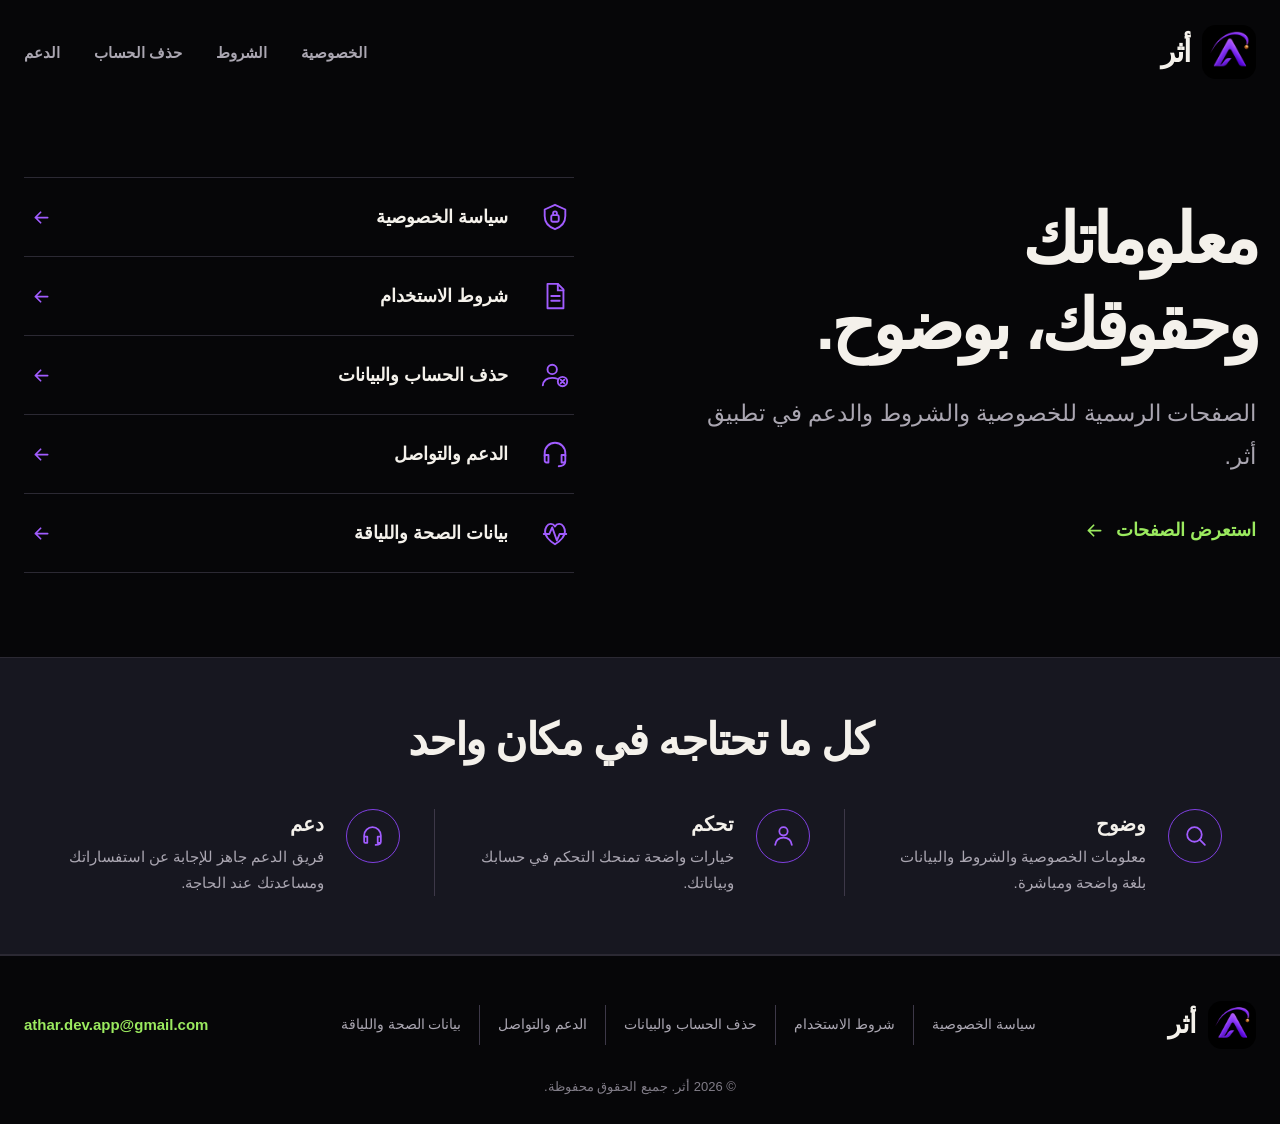
<file: index.html>
<!doctype html>
<html lang="ar" dir="rtl">
  <head>
    <meta charset="utf-8" />
    <meta name="viewport" content="width=device-width, initial-scale=1" />
    <meta name="theme-color" content="#060608" />
    <meta name="color-scheme" content="dark" />
    <meta name="robots" content="index,follow" />
    <meta
      name="description"
      content="الموقع الرسمي لصفحات الخصوصية وشروط الاستخدام وحذف الحساب والدعم وبيانات الصحة في تطبيق أثر."
    />
    <link rel="canonical" href="https://husm2018-sketch.github.io/athar-website/" />
    <link rel="icon" type="image/png" href="./logo.png" />
    <link rel="apple-touch-icon" href="./logo.png" />
    <link rel="stylesheet" href="./styles.css" />
    <meta property="og:locale" content="ar_SA" />
    <meta property="og:type" content="website" />
    <meta property="og:site_name" content="أثر — Athar" />
    <meta property="og:title" content="أثر | الخصوصية والحقوق والدعم" />
    <meta
      property="og:description"
      content="الصفحات الرسمية للخصوصية والشروط وحذف الحساب والدعم في تطبيق أثر."
    />
    <meta property="og:url" content="https://husm2018-sketch.github.io/athar-website/" />
    <meta property="og:image" content="https://husm2018-sketch.github.io/athar-website/logo.png" />
    <title>أثر | الخصوصية والحقوق والدعم</title>
  </head>
  <body>
    <a class="skip-link" href="#main-content">تجاوز إلى المحتوى</a>

    <header class="site-header">
      <div class="container nav-shell">
        <a class="brand" href="./" aria-label="أثر — الصفحة الرئيسية">
          <img
            class="brand-logo"
            src="./logo.png"
            width="54"
            height="54"
            alt=""
          />
          <span class="brand-name">أثر</span>
        </a>

        <nav
          class="site-nav"
          id="site-navigation"
          aria-label="التنقل الرئيسي"
          data-site-nav
          data-open="false"
        >
          <a href="./privacy-policy/">الخصوصية</a>
          <a href="./terms-of-service/">الشروط</a>
          <a href="./delete-account/">حذف الحساب</a>
          <a href="./support/">الدعم</a>
        </nav>

        <button
          class="menu-button"
          type="button"
          aria-label="فتح قائمة التنقل"
          aria-controls="site-navigation"
          aria-expanded="false"
          data-menu-button
        >
          <svg viewBox="0 0 24 24" aria-hidden="true">
            <path
              d="M4 6h16M4 12h16M4 18h16"
              fill="none"
              stroke="currentColor"
              stroke-width="2"
              stroke-linecap="round"
            />
          </svg>
        </button>
      </div>
    </header>

    <main id="main-content">
      <section class="container hero" aria-labelledby="home-title">
        <div class="hero-copy">
          <h1 id="home-title">معلوماتك وحقوقك، بوضوح.</h1>
          <p class="hero-lead">
            الصفحات الرسمية للخصوصية والشروط والدعم في تطبيق أثر.
          </p>
          <a class="text-action" href="#official-pages">
            <span>استعرض الصفحات</span>
            <svg viewBox="0 0 24 24" aria-hidden="true">
              <path
                d="M19 12H5m6-6-6 6 6 6"
                fill="none"
                stroke="currentColor"
                stroke-width="2"
                stroke-linecap="round"
                stroke-linejoin="round"
              />
            </svg>
          </a>
        </div>

        <ul class="route-index" id="official-pages" aria-label="الصفحات الرسمية">
          <li>
            <a class="route-link" href="./privacy-policy/">
              <span class="route-icon" aria-hidden="true">
                <svg viewBox="0 0 32 32">
                  <path
                    d="M16 3 27 8v7c0 7.1-4.5 11.7-11 14-6.5-2.3-11-6.9-11-14V8l11-5Z"
                    fill="none"
                    stroke="currentColor"
                    stroke-width="2"
                    stroke-linejoin="round"
                  />
                  <rect x="12" y="14" width="8" height="7" rx="1.5" fill="none" stroke="currentColor" stroke-width="2" />
                  <path d="M14 14v-2a2 2 0 0 1 4 0v2" fill="none" stroke="currentColor" stroke-width="2" stroke-linecap="round" />
                </svg>
              </span>
              <span class="route-label">سياسة الخصوصية</span>
              <svg class="route-arrow" viewBox="0 0 24 24" aria-hidden="true">
                <path d="M19 12H5m6-6-6 6 6 6" fill="none" stroke="currentColor" stroke-width="2" stroke-linecap="round" stroke-linejoin="round" />
              </svg>
            </a>
          </li>
          <li>
            <a class="route-link" href="./terms-of-service/">
              <span class="route-icon" aria-hidden="true">
                <svg viewBox="0 0 32 32">
                  <path d="M8 3h11l6 6v20H8V3Z" fill="none" stroke="currentColor" stroke-width="2" stroke-linejoin="round" />
                  <path d="M19 3v7h6M12 16h9M12 21h9" fill="none" stroke="currentColor" stroke-width="2" stroke-linecap="round" />
                </svg>
              </span>
              <span class="route-label">شروط الاستخدام</span>
              <svg class="route-arrow" viewBox="0 0 24 24" aria-hidden="true">
                <path d="M19 12H5m6-6-6 6 6 6" fill="none" stroke="currentColor" stroke-width="2" stroke-linecap="round" stroke-linejoin="round" />
              </svg>
            </a>
          </li>
          <li>
            <a class="route-link" href="./delete-account/">
              <span class="route-icon" aria-hidden="true">
                <svg viewBox="0 0 32 32">
                  <circle cx="13" cy="10" r="5" fill="none" stroke="currentColor" stroke-width="2" />
                  <path d="M3 27c.7-5.4 4.2-8 10-8 2.1 0 3.9.3 5.3 1" fill="none" stroke="currentColor" stroke-width="2" stroke-linecap="round" />
                  <circle cx="24" cy="23" r="5" fill="none" stroke="currentColor" stroke-width="2" />
                  <path d="m22 21 4 4m0-4-4 4" fill="none" stroke="currentColor" stroke-width="2" stroke-linecap="round" />
                </svg>
              </span>
              <span class="route-label">حذف الحساب والبيانات</span>
              <svg class="route-arrow" viewBox="0 0 24 24" aria-hidden="true">
                <path d="M19 12H5m6-6-6 6 6 6" fill="none" stroke="currentColor" stroke-width="2" stroke-linecap="round" stroke-linejoin="round" />
              </svg>
            </a>
          </li>
          <li>
            <a class="route-link" href="./support/">
              <span class="route-icon" aria-hidden="true">
                <svg viewBox="0 0 32 32">
                  <path d="M5 18v-3a11 11 0 0 1 22 0v3" fill="none" stroke="currentColor" stroke-width="2" stroke-linecap="round" />
                  <path d="M5 17h4v8H7a2 2 0 0 1-2-2v-6Zm22 0h-4v8h2a2 2 0 0 0 2-2v-6Zm0 7c0 3-3 5-7 5" fill="none" stroke="currentColor" stroke-width="2" stroke-linecap="round" stroke-linejoin="round" />
                </svg>
              </span>
              <span class="route-label">الدعم والتواصل</span>
              <svg class="route-arrow" viewBox="0 0 24 24" aria-hidden="true">
                <path d="M19 12H5m6-6-6 6 6 6" fill="none" stroke="currentColor" stroke-width="2" stroke-linecap="round" stroke-linejoin="round" />
              </svg>
            </a>
          </li>
          <li>
            <a class="route-link" href="./health-data/">
              <span class="route-icon" aria-hidden="true">
                <svg viewBox="0 0 32 32">
                  <path d="M4 17h6l3-7 5 14 3-7h7" fill="none" stroke="currentColor" stroke-width="2" stroke-linecap="round" stroke-linejoin="round" />
                  <path d="M16 28C5 21 4 14 7 9c2.3-3.8 7-3.5 9 .1 2-3.6 6.7-3.9 9-.1 3 5 2 12-9 19Z" fill="none" stroke="currentColor" stroke-width="2" stroke-linejoin="round" />
                </svg>
              </span>
              <span class="route-label">بيانات الصحة واللياقة</span>
              <svg class="route-arrow" viewBox="0 0 24 24" aria-hidden="true">
                <path d="M19 12H5m6-6-6 6 6 6" fill="none" stroke="currentColor" stroke-width="2" stroke-linecap="round" stroke-linejoin="round" />
              </svg>
            </a>
          </li>
        </ul>
      </section>

      <section class="value-band" aria-labelledby="value-title">
        <div class="container">
          <h2 class="section-title" id="value-title">كل ما تحتاجه في مكان واحد</h2>
          <div class="value-list">
            <article class="value-item">
              <span class="value-icon" aria-hidden="true">
                <svg viewBox="0 0 24 24">
                  <circle cx="11" cy="11" r="7" fill="none" stroke="currentColor" stroke-width="1.7" />
                  <path d="m16 16 5 5" fill="none" stroke="currentColor" stroke-width="1.7" stroke-linecap="round" />
                </svg>
              </span>
              <div>
                <h2>وضوح</h2>
                <p>معلومات الخصوصية والشروط والبيانات بلغة واضحة ومباشرة.</p>
              </div>
            </article>
            <article class="value-item">
              <span class="value-icon" aria-hidden="true">
                <svg viewBox="0 0 24 24">
                  <circle cx="12" cy="8" r="4" fill="none" stroke="currentColor" stroke-width="1.7" />
                  <path d="M4 21c.7-5 3.4-7 8-7s7.3 2 8 7" fill="none" stroke="currentColor" stroke-width="1.7" stroke-linecap="round" />
                </svg>
              </span>
              <div>
                <h2>تحكم</h2>
                <p>خيارات واضحة تمنحك التحكم في حسابك وبياناتك.</p>
              </div>
            </article>
            <article class="value-item">
              <span class="value-icon" aria-hidden="true">
                <svg viewBox="0 0 24 24">
                  <path d="M4 14v-2a8 8 0 0 1 16 0v2M4 13h3v6H5a1 1 0 0 1-1-1v-5Zm16 0h-3v6h2a1 1 0 0 0 1-1v-5Zm0 5c0 2-2 3-5 3" fill="none" stroke="currentColor" stroke-width="1.7" stroke-linecap="round" stroke-linejoin="round" />
                </svg>
              </span>
              <div>
                <h2>دعم</h2>
                <p>فريق الدعم جاهز للإجابة عن استفساراتك ومساعدتك عند الحاجة.</p>
              </div>
            </article>
          </div>
        </div>
      </section>
    </main>

    <footer class="site-footer">
      <div class="container">
        <div class="footer-top">
          <a class="brand footer-brand" href="./" aria-label="أثر — الصفحة الرئيسية">
            <img class="brand-logo" src="./logo.png" width="48" height="48" alt="" />
            <span class="brand-name">أثر</span>
          </a>
          <nav class="footer-links" aria-label="روابط التذييل">
            <a href="./privacy-policy/">سياسة الخصوصية</a>
            <a href="./terms-of-service/">شروط الاستخدام</a>
            <a href="./delete-account/">حذف الحساب والبيانات</a>
            <a href="./support/">الدعم والتواصل</a>
            <a href="./health-data/">بيانات الصحة واللياقة</a>
          </nav>
          <a class="footer-email" href="mailto:athar.dev.app@gmail.com" data-support-email>athar.dev.app@gmail.com</a>
        </div>
        <div class="footer-bottom">
          © <span data-current-year>2026</span> أثر. جميع الحقوق محفوظة.
        </div>
      </div>
    </footer>

    <script src="./script.js"></script>
  </body>
</html>
</file>
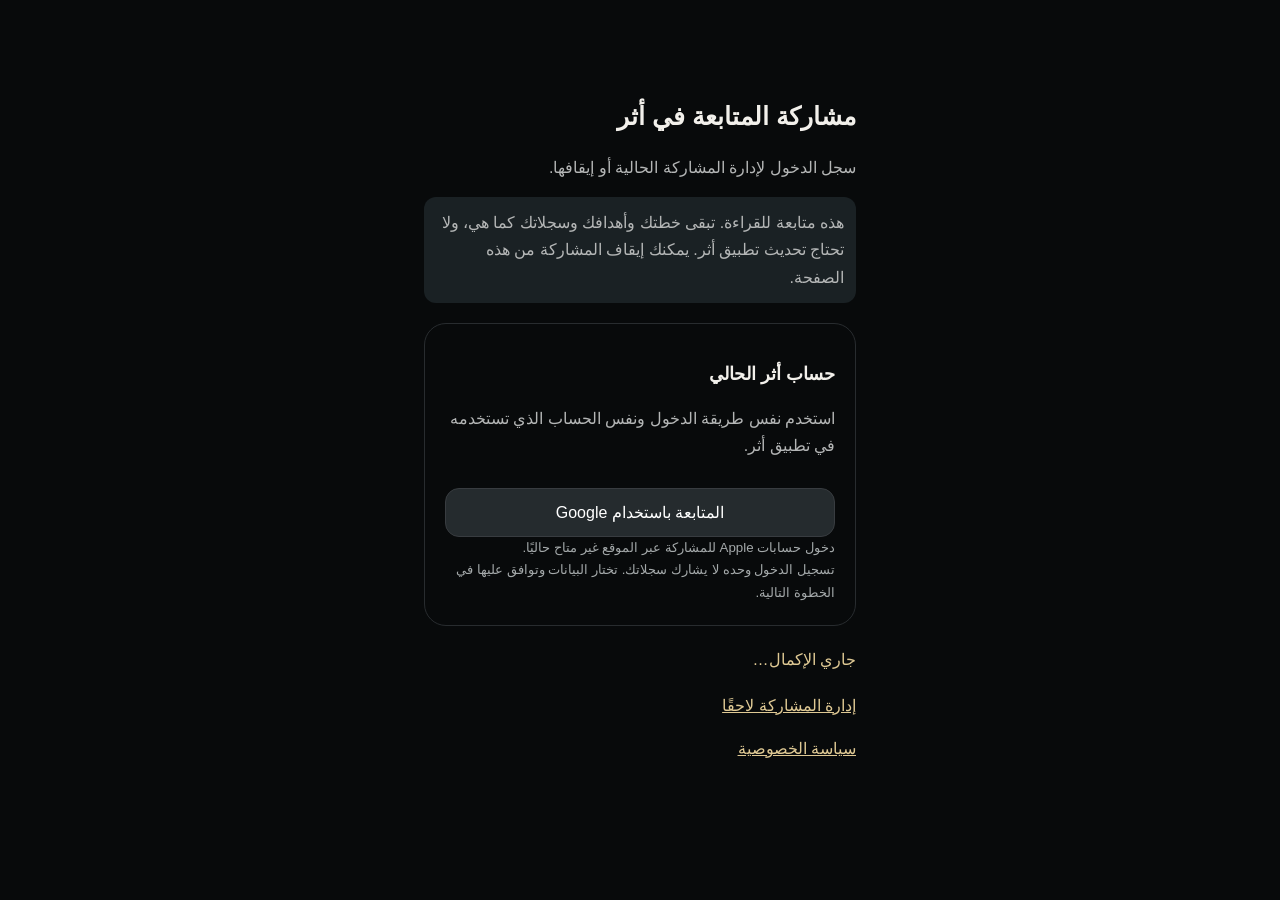
<file: coach-sharing/index.html>
<!doctype html>
<html lang="ar" dir="rtl">
<head>
  <meta charset="utf-8">
  <meta name="viewport" content="width=device-width,initial-scale=1">
  <meta name="robots" content="noindex,nofollow,noarchive">
  <meta name="referrer" content="no-referrer">
  <meta http-equiv="Content-Security-Policy" content="default-src 'none'; script-src 'self'; style-src 'self'; connect-src https://psnrmdigskrojgyxuzat.supabase.co; base-uri 'none'; form-action 'none'; object-src 'none'">
  <title>مشاركة المتابعة · أثر</title>
  <link rel="stylesheet" href="./styles.css">
  <script src="./config.js" defer></script>
  <script src="./sharing.js" defer></script>
</head>
<body><main>
  <h1>مشاركة المتابعة في أثر</h1>
  <p id="intro">جاري تحميل الدعوة…</p>
  <p class="notice">هذه متابعة للقراءة. تبقى خطتك وأهدافك وسجلاتك كما هي، ولا تحتاج تحديث تطبيق أثر. يمكنك إيقاف المشاركة من هذه الصفحة.</p>
  <section id="auth" hidden>
    <h2>حساب أثر الحالي</h2>
    <p>استخدم نفس طريقة الدخول ونفس الحساب الذي تستخدمه في تطبيق أثر.</p>
    <button id="google">المتابعة باستخدام Google</button>
    <button id="apple">المتابعة باستخدام Apple</button>
    <small id="appleUnavailable" hidden>دخول حسابات Apple للمشاركة عبر الموقع غير متاح حاليًا.</small>
    <small>تسجيل الدخول وحده لا يشارك سجلاتك. تختار البيانات وتوافق عليها في الخطوة التالية.</small>
  </section>
  <section id="sharing" hidden>
    <h2>البيانات التي تختار مشاركتها</h2>
    <p id="signedIn"></p><button id="signout">استخدام حساب آخر</button>
    <p>الاسم والصورة ومعلومات الملف الأساسية، مثل الهدف والعمر والطول وبداية اليوم، تظهر للمدرب عند قبول الدعوة. باقي الأقسام تبدأ مغلقة. تتيح المشاركة رؤية سجل القسم المحدد، بما فيه البيانات السابقة، إلى أن توقفها.</p>
    <div id="options"></div>
    <small>مشاركة التغذية تشمل الوزن الحالي المستخدم لحساب أهدافها. سجل الأوزان والقياسات يتبع خيار التطور.</small>
    <button id="accept">الموافقة على المشاركة المحددة</button>
    <button id="stop" hidden>إيقاف المشاركة</button>
  </section>
  <p id="status" role="status" aria-live="polite"></p>
  <p><a id="manage">إدارة المشاركة لاحقًا</a></p>
  <p><a href="../privacy-policy/">سياسة الخصوصية</a></p>
</main></body></html>
</file>
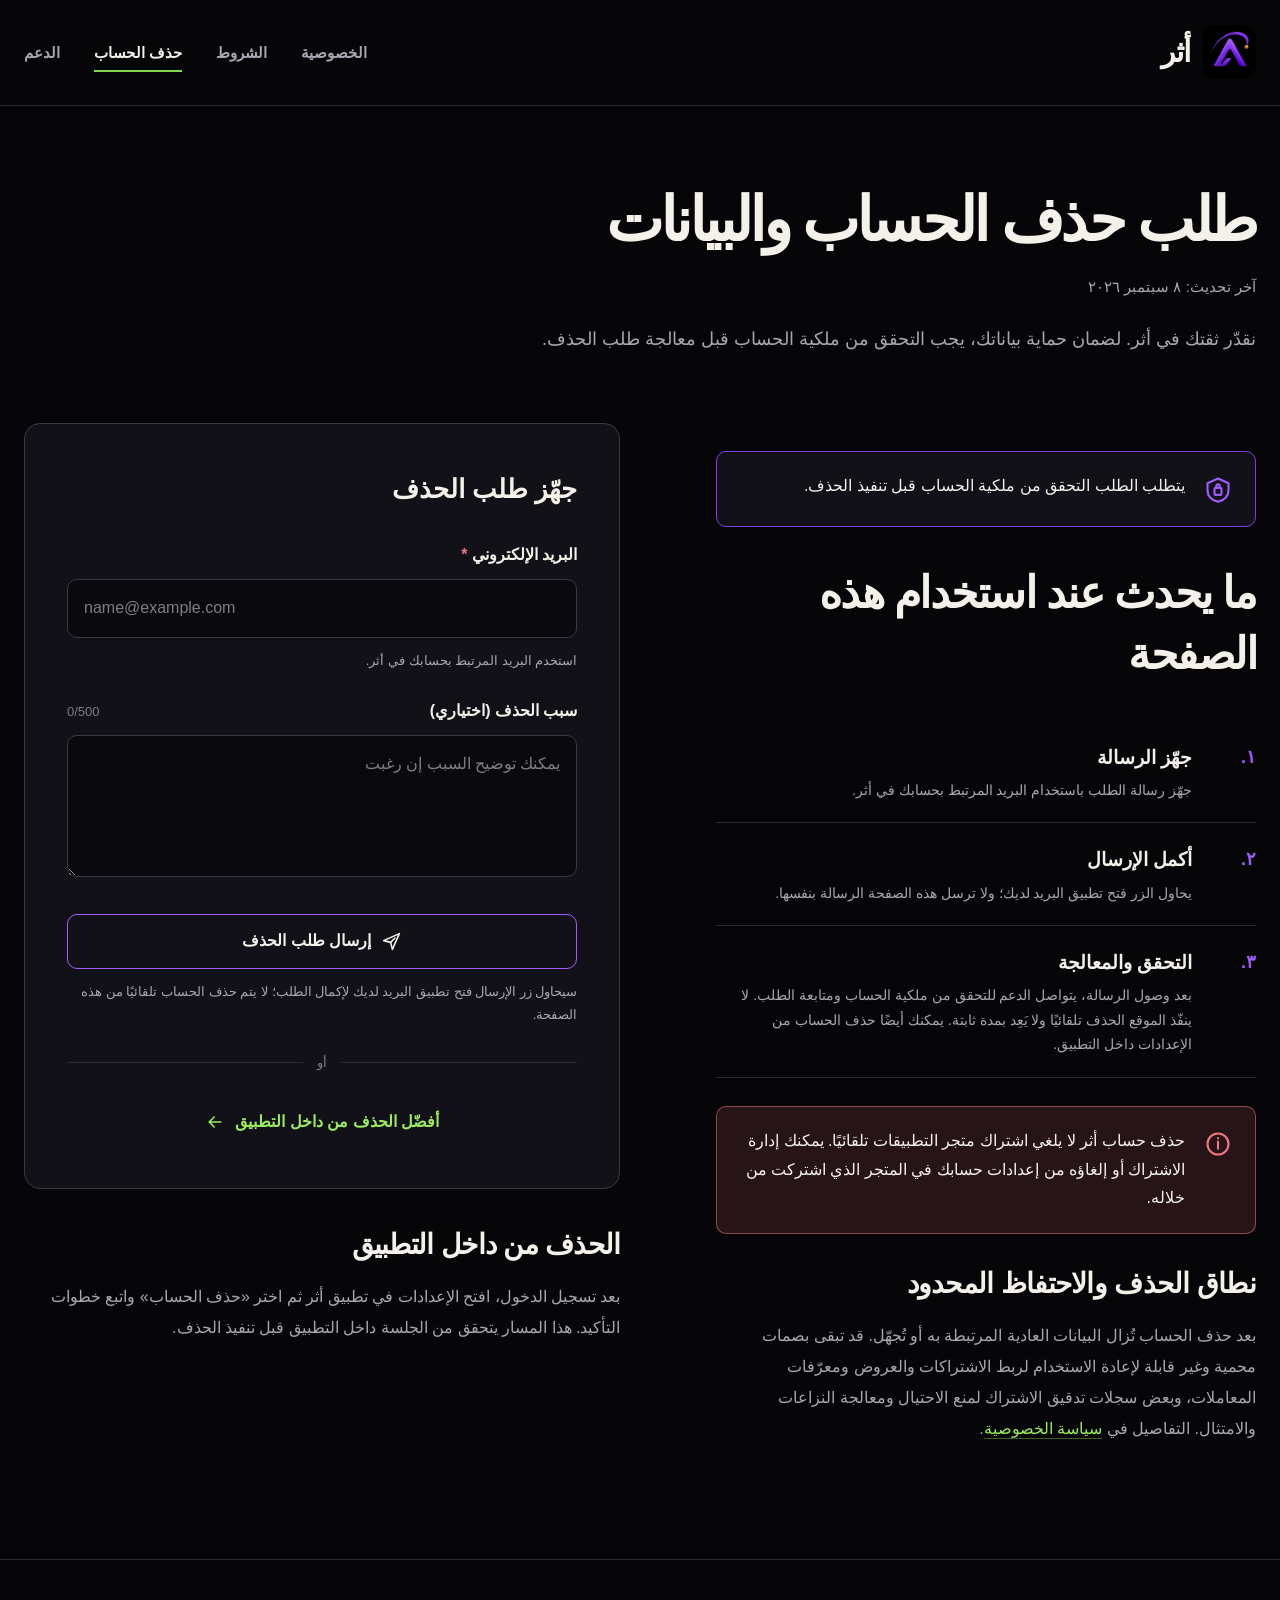
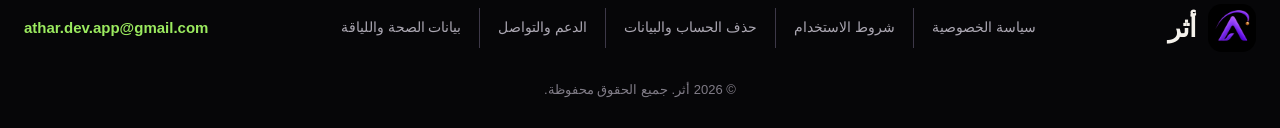
<file: delete-account/index.html>
<!doctype html>
<html lang="ar" dir="rtl">
  <head>
    <meta charset="utf-8" />
    <meta name="viewport" content="width=device-width, initial-scale=1" />
    <meta name="theme-color" content="#060608" />
    <meta name="color-scheme" content="dark" />
    <meta name="robots" content="index,follow" />
    <meta
      name="description"
      content="ابدأ طلب حذف حساب أثر والبيانات المرتبطة به، مع توضيح خطوات التحقق ومعالجة الطلب."
    />
    <link rel="canonical" href="https://husm2018-sketch.github.io/athar-website/delete-account/" />
    <link rel="icon" type="image/png" href="../logo.png" />
    <link rel="apple-touch-icon" href="../logo.png" />
    <link rel="stylesheet" href="../styles.css" />
    <meta property="og:locale" content="ar_SA" />
    <meta property="og:type" content="website" />
    <meta property="og:site_name" content="أثر — Athar" />
    <meta property="og:title" content="حذف الحساب والبيانات | أثر" />
    <meta property="og:description" content="صفحة طلب حذف حساب أثر والتحقق من ملكية الحساب." />
    <meta property="og:url" content="https://husm2018-sketch.github.io/athar-website/delete-account/" />
    <meta property="og:image" content="https://husm2018-sketch.github.io/athar-website/logo.png" />
    <title>حذف الحساب والبيانات | أثر</title>
  </head>
  <body>
    <a class="skip-link" href="#main-content">تجاوز إلى المحتوى</a>

    <header class="site-header">
      <div class="container nav-shell">
        <a class="brand" href="../" aria-label="أثر — الصفحة الرئيسية">
          <img class="brand-logo" src="../logo.png" width="54" height="54" alt="" />
          <span class="brand-name">أثر</span>
        </a>
        <nav class="site-nav" id="site-navigation" aria-label="التنقل الرئيسي" data-site-nav data-open="false">
          <a href="../privacy-policy/">الخصوصية</a>
          <a href="../terms-of-service/">الشروط</a>
          <a href="../delete-account/" aria-current="page">حذف الحساب</a>
          <a href="../support/">الدعم</a>
        </nav>
        <button class="menu-button" type="button" aria-label="فتح قائمة التنقل" aria-controls="site-navigation" aria-expanded="false" data-menu-button>
          <svg viewBox="0 0 24 24" aria-hidden="true">
            <path d="M4 6h16M4 12h16M4 18h16" fill="none" stroke="currentColor" stroke-width="2" stroke-linecap="round" />
          </svg>
        </button>
      </div>
    </header>

    <main class="page-main" id="main-content">
      <header class="container page-hero">
        <div class="page-hero-inner">
          <h1 class="page-title">طلب حذف الحساب والبيانات</h1>
          <p class="updated">آخر تحديث: ٨ سبتمبر ٢٠٢٦</p>
          <p class="page-lead">
            نقدّر ثقتك في أثر. لضمان حماية بياناتك، يجب التحقق من ملكية الحساب
            قبل معالجة طلب الحذف.
          </p>
        </div>
      </header>

      <div class="container delete-layout">
        <section class="delete-info" aria-labelledby="verification-title">
          <div class="notice">
            <span class="notice-icon" aria-hidden="true">
              <svg viewBox="0 0 24 24">
                <path d="M12 3 21 7v6c0 5.5-3.6 8.5-9 10-5.4-1.5-9-4.5-9-10V7l9-4Z" fill="none" stroke="currentColor" stroke-width="1.8" stroke-linejoin="round" />
                <rect x="9" y="11" width="6" height="6" rx="1" fill="none" stroke="currentColor" stroke-width="1.8" />
                <path d="M10.5 11V9.5a1.5 1.5 0 0 1 3 0V11" fill="none" stroke="currentColor" stroke-width="1.8" stroke-linecap="round" />
              </svg>
            </span>
            <p id="verification-title">يتطلب الطلب التحقق من ملكية الحساب قبل تنفيذ الحذف.</p>
          </div>

          <h2 class="section-title" style="text-align: start; margin-block: 36px 4px">
            ما يحدث عند استخدام هذه الصفحة
          </h2>
          <ol class="process-list">
            <li class="process-item">
              <span class="process-number">١.</span>
              <div>
                <h2>جهّز الرسالة</h2>
                <p>جهّز رسالة الطلب باستخدام البريد المرتبط بحسابك في أثر.</p>
              </div>
            </li>
            <li class="process-item">
              <span class="process-number">٢.</span>
              <div>
                <h2>أكمل الإرسال</h2>
                <p>يحاول الزر فتح تطبيق البريد لديك؛ ولا ترسل هذه الصفحة الرسالة بنفسها.</p>
              </div>
            </li>
            <li class="process-item">
              <span class="process-number">٣.</span>
              <div>
                <h2>التحقق والمعالجة</h2>
                <p>
                  بعد وصول الرسالة، يتواصل الدعم للتحقق من ملكية الحساب ومتابعة الطلب. لا ينفّذ الموقع الحذف تلقائيًا ولا يَعِد بمدة ثابتة. يمكنك أيضًا حذف الحساب من الإعدادات داخل التطبيق.
                </p>
              </div>
            </li>
          </ol>

          <div class="notice notice--danger">
            <span class="notice-icon" aria-hidden="true">
              <svg viewBox="0 0 24 24">
                <circle cx="12" cy="12" r="9" fill="none" stroke="currentColor" stroke-width="1.8" />
                <path d="M12 10v6m0-9h.01" fill="none" stroke="currentColor" stroke-width="1.8" stroke-linecap="round" />
              </svg>
            </span>
            <p>
              حذف حساب أثر لا يلغي اشتراك متجر التطبيقات تلقائيًا. يمكنك إدارة
              الاشتراك أو إلغاؤه من إعدادات حسابك في المتجر الذي اشتركت من خلاله.
            </p>
          </div>

          <div class="content-section" style="margin-block-start: 28px">
            <h2>نطاق الحذف والاحتفاظ المحدود</h2>
            <p>
              بعد حذف الحساب تُزال البيانات العادية المرتبطة به أو تُجهّل. قد تبقى بصمات محمية وغير قابلة لإعادة الاستخدام لربط الاشتراكات والعروض ومعرّفات المعاملات، وبعض سجلات تدقيق الاشتراك لمنع الاحتيال ومعالجة النزاعات والامتثال. التفاصيل في <a class="inline-link" href="../privacy-policy/">سياسة الخصوصية</a>.
            </p>
          </div>
        </section>

        <section class="delete-form-wrap" aria-labelledby="deletion-form-title">
          <form
            class="form-surface"
            action="mailto:athar.dev.app@gmail.com"
            method="post"
            enctype="text/plain"
            data-delete-form
          >
            <h2 id="deletion-form-title" style="margin: 0 0 28px; font-size: 1.65rem">
              جهّز طلب الحذف
            </h2>

            <div class="field">
              <div class="field-row">
                <label for="account-email">البريد الإلكتروني <span class="required" aria-hidden="true">*</span></label>
              </div>
              <input
                id="account-email"
                name="account-email"
                type="email"
                inputmode="email"
                autocomplete="email"
                dir="ltr"
                placeholder="name@example.com"
                aria-describedby="email-help"
                required
              />
              <p class="form-help" id="email-help">استخدم البريد المرتبط بحسابك في أثر.</p>
            </div>

            <div class="field">
              <div class="field-row">
                <label for="deletion-reason">سبب الحذف (اختياري)</label>
                <span class="counter" data-reason-counter>0/500</span>
              </div>
              <textarea
                id="deletion-reason"
                name="deletion-reason"
                maxlength="500"
                placeholder="يمكنك توضيح السبب إن رغبت"
                data-delete-reason
              ></textarea>
            </div>

            <button class="button button--block" type="submit">
              <svg viewBox="0 0 24 24" aria-hidden="true">
                <path d="m3 11 18-8-8 18-2-8-8-2Z" fill="none" stroke="currentColor" stroke-width="1.8" stroke-linejoin="round" />
                <path d="m11 13 5-5" fill="none" stroke="currentColor" stroke-width="1.8" stroke-linecap="round" />
              </svg>
              <span>إرسال طلب الحذف</span>
            </button>
            <p class="form-help">
              سيحاول زر الإرسال فتح تطبيق البريد لديك لإكمال الطلب؛ لا يتم حذف
              الحساب تلقائيًا من هذه الصفحة.
            </p>

            <div class="form-divider" aria-hidden="true">أو</div>
            <a class="secondary-action" href="#inside-app">
              <span>أفضّل الحذف من داخل التطبيق</span>
              <svg width="20" height="20" viewBox="0 0 24 24" aria-hidden="true">
                <path d="M19 12H5m6-6-6 6 6 6" fill="none" stroke="currentColor" stroke-width="2" stroke-linecap="round" stroke-linejoin="round" />
              </svg>
            </a>

            <div class="form-status" role="status" aria-live="polite" hidden data-form-status>
              <strong>تم تجهيز طلبك. أكمل الإرسال من تطبيق البريد.</strong>
              <p>
                هذه الرسالة لا تعني أن الطلب وصل بعد.
                <a class="inline-link" href="mailto:athar.dev.app@gmail.com" data-repeat-email>افتح البريد مرة أخرى</a>.
              </p>
            </div>
          </form>

          <div class="content-section" id="inside-app" style="margin-block-start: 34px">
            <h2>الحذف من داخل التطبيق</h2>
            <p>
              بعد تسجيل الدخول، افتح الإعدادات في تطبيق أثر ثم اختر «حذف الحساب»
              واتبع خطوات التأكيد. هذا المسار يتحقق من الجلسة داخل التطبيق قبل
              تنفيذ الحذف.
            </p>
          </div>
        </section>
      </div>
    </main>

    <footer class="site-footer">
      <div class="container">
        <div class="footer-top">
          <a class="brand footer-brand" href="../" aria-label="أثر — الصفحة الرئيسية">
            <img class="brand-logo" src="../logo.png" width="48" height="48" alt="" />
            <span class="brand-name">أثر</span>
          </a>
          <nav class="footer-links" aria-label="روابط التذييل">
            <a href="../privacy-policy/">سياسة الخصوصية</a>
            <a href="../terms-of-service/">شروط الاستخدام</a>
            <a href="../delete-account/">حذف الحساب والبيانات</a>
            <a href="../support/">الدعم والتواصل</a>
            <a href="../health-data/">بيانات الصحة واللياقة</a>
          </nav>
          <a class="footer-email" href="mailto:athar.dev.app@gmail.com" data-support-email>athar.dev.app@gmail.com</a>
        </div>
        <div class="footer-bottom">© <span data-current-year>2026</span> أثر. جميع الحقوق محفوظة.</div>
      </div>
    </footer>

    <script src="../script.js"></script>
  </body>
</html>
</file>
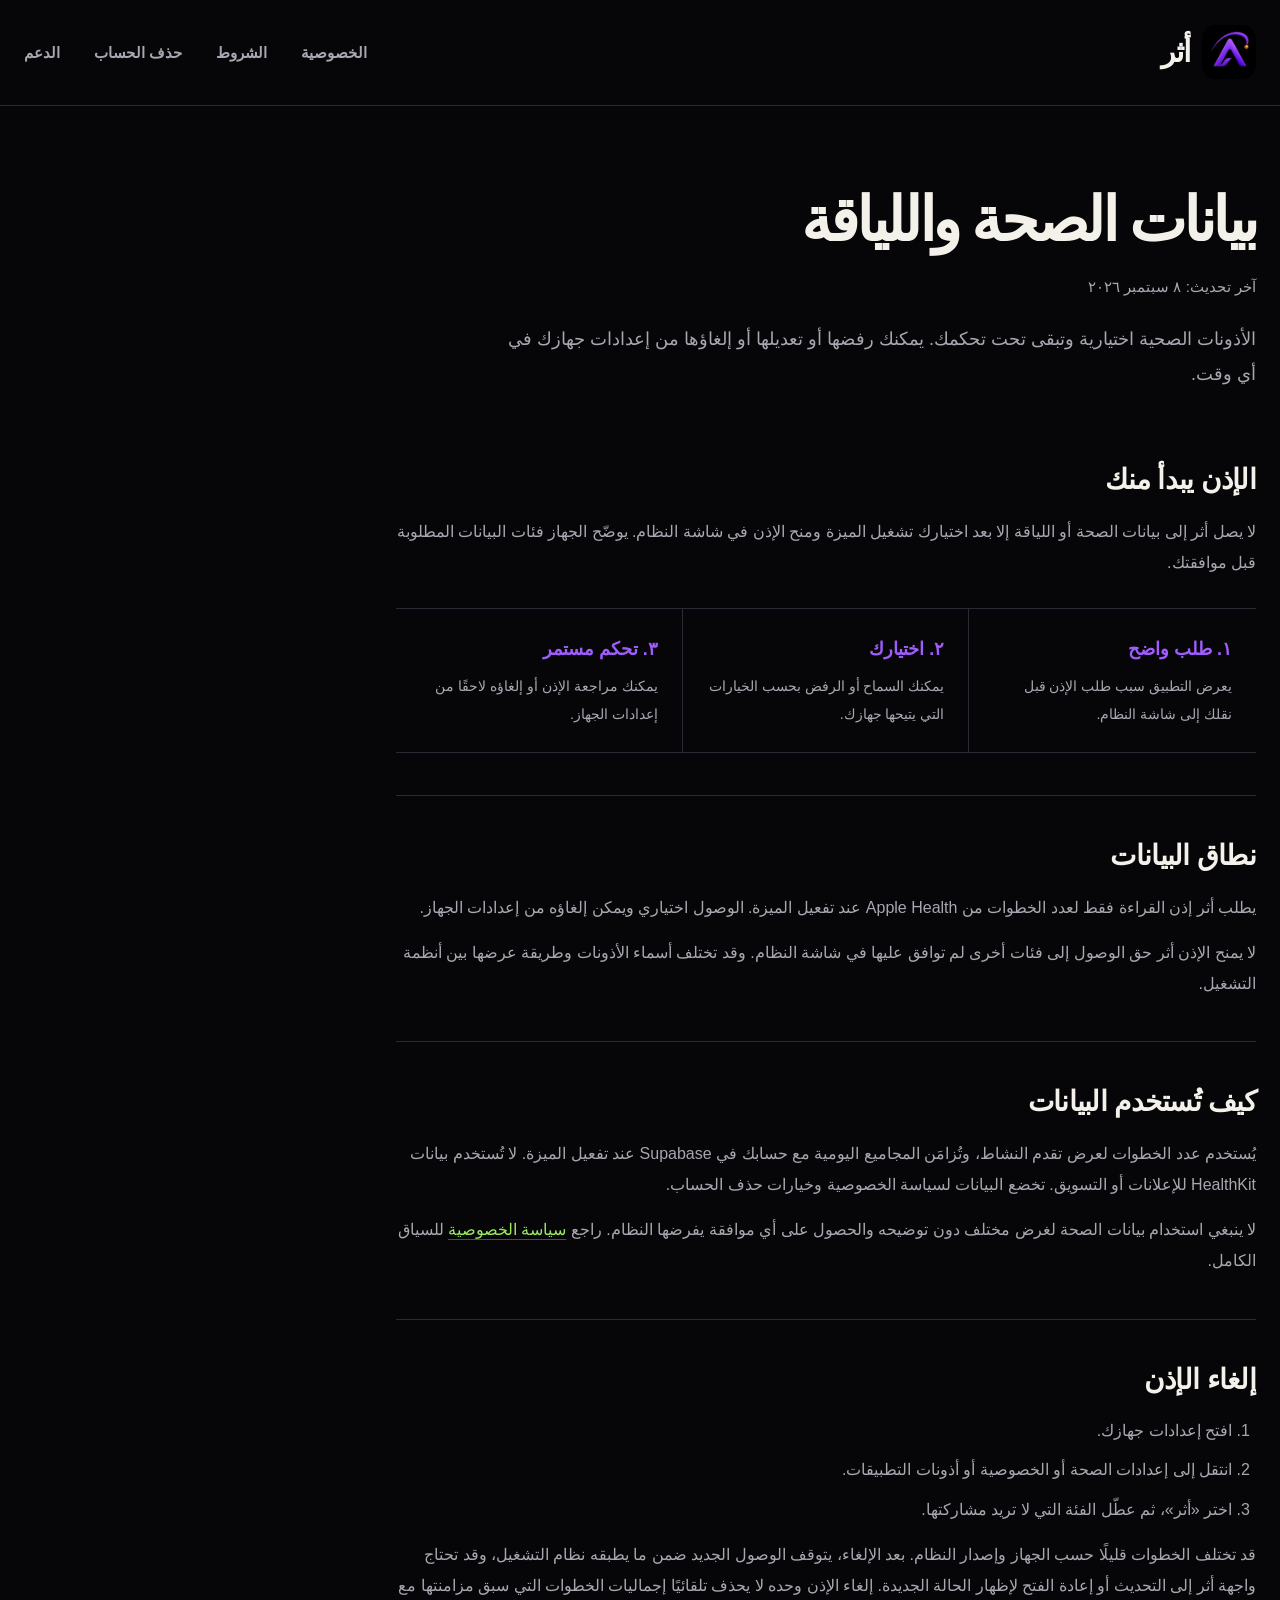
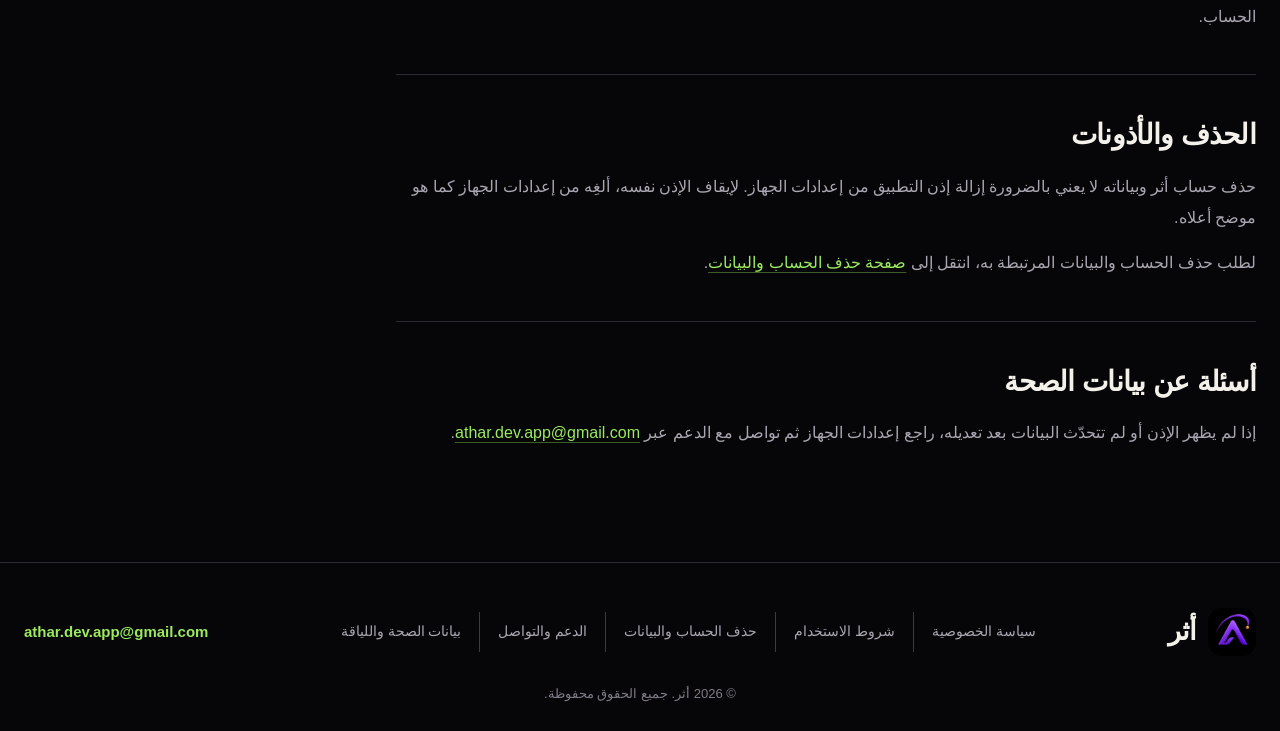
<file: health-data/index.html>
<!doctype html>
<html lang="ar" dir="rtl">
  <head>
    <meta charset="utf-8" />
    <meta name="viewport" content="width=device-width, initial-scale=1" />
    <meta name="theme-color" content="#060608" />
    <meta name="color-scheme" content="dark" />
    <meta name="robots" content="index,follow" />
    <meta
      name="description"
      content="توضيح تعامل تطبيق أثر مع بيانات الصحة واللياقة وكيفية التحكم في الأذونات أو إلغائها من إعدادات الجهاز."
    />
    <link rel="canonical" href="https://husm2018-sketch.github.io/athar-website/health-data/" />
    <link rel="icon" type="image/png" href="../logo.png" />
    <link rel="apple-touch-icon" href="../logo.png" />
    <link rel="stylesheet" href="../styles.css" />
    <meta property="og:locale" content="ar_SA" />
    <meta property="og:type" content="article" />
    <meta property="og:site_name" content="أثر — Athar" />
    <meta property="og:title" content="بيانات الصحة واللياقة | أثر" />
    <meta property="og:description" content="الأذونات والاختيارات المتعلقة ببيانات الصحة واللياقة في أثر." />
    <meta property="og:url" content="https://husm2018-sketch.github.io/athar-website/health-data/" />
    <meta property="og:image" content="https://husm2018-sketch.github.io/athar-website/logo.png" />
    <title>بيانات الصحة واللياقة | أثر</title>
  </head>
  <body>
    <a class="skip-link" href="#main-content">تجاوز إلى المحتوى</a>

    <header class="site-header">
      <div class="container nav-shell">
        <a class="brand" href="../" aria-label="أثر — الصفحة الرئيسية">
          <img class="brand-logo" src="../logo.png" width="54" height="54" alt="" />
          <span class="brand-name">أثر</span>
        </a>
        <nav class="site-nav" id="site-navigation" aria-label="التنقل الرئيسي" data-site-nav data-open="false">
          <a href="../privacy-policy/">الخصوصية</a>
          <a href="../terms-of-service/">الشروط</a>
          <a href="../delete-account/">حذف الحساب</a>
          <a href="../support/">الدعم</a>
        </nav>
        <button class="menu-button" type="button" aria-label="فتح قائمة التنقل" aria-controls="site-navigation" aria-expanded="false" data-menu-button>
          <svg viewBox="0 0 24 24" aria-hidden="true">
            <path d="M4 6h16M4 12h16M4 18h16" fill="none" stroke="currentColor" stroke-width="2" stroke-linecap="round" />
          </svg>
        </button>
      </div>
    </header>

    <main class="page-main" id="main-content">
      <header class="container page-hero">
        <div class="page-hero-inner">
          <h1 class="page-title">بيانات الصحة واللياقة</h1>
          <p class="updated">آخر تحديث: ٨ سبتمبر ٢٠٢٦</p>
          <p class="page-lead">
            الأذونات الصحية اختيارية وتبقى تحت تحكمك. يمكنك رفضها أو تعديلها أو
            إلغاؤها من إعدادات جهازك في أي وقت.
          </p>
        </div>
      </header>

      <div class="container content-stack">
        <section class="content-section" id="permission">
          <h2>الإذن يبدأ منك</h2>
          <p>
            لا يصل أثر إلى بيانات الصحة أو اللياقة إلا بعد اختيارك تشغيل الميزة
            ومنح الإذن في شاشة النظام. يوضّح الجهاز فئات البيانات المطلوبة قبل
            موافقتك.
          </p>
          <div class="permission-steps" aria-label="مراحل التحكم في الإذن">
            <div class="permission-step">
              <strong>١. طلب واضح</strong>
              <p>يعرض التطبيق سبب طلب الإذن قبل نقلك إلى شاشة النظام.</p>
            </div>
            <div class="permission-step">
              <strong>٢. اختيارك</strong>
              <p>يمكنك السماح أو الرفض بحسب الخيارات التي يتيحها جهازك.</p>
            </div>
            <div class="permission-step">
              <strong>٣. تحكم مستمر</strong>
              <p>يمكنك مراجعة الإذن أو إلغاؤه لاحقًا من إعدادات الجهاز.</p>
            </div>
          </div>
        </section>

        <section class="content-section" id="scope">
          <h2>نطاق البيانات</h2>
          <p>
            يطلب أثر إذن القراءة فقط لعدد الخطوات من Apple Health عند تفعيل الميزة. الوصول اختياري ويمكن إلغاؤه من إعدادات الجهاز.
          </p>
          <p>
            لا يمنح الإذن أثر حق الوصول إلى فئات أخرى لم توافق عليها في شاشة
            النظام. وقد تختلف أسماء الأذونات وطريقة عرضها بين أنظمة التشغيل.
          </p>
        </section>

        <section class="content-section" id="use">
          <h2>كيف تُستخدم البيانات</h2>
          <p>
            يُستخدم عدد الخطوات لعرض تقدم النشاط، وتُزامَن المجاميع اليومية مع حسابك في Supabase عند تفعيل الميزة. لا تُستخدم بيانات HealthKit للإعلانات أو التسويق. تخضع البيانات لسياسة الخصوصية وخيارات حذف الحساب.
          </p>
          <p>
            لا ينبغي استخدام بيانات الصحة لغرض مختلف دون توضيحه والحصول على أي
            موافقة يفرضها النظام. راجع
            <a class="inline-link" href="../privacy-policy/">سياسة الخصوصية</a>
            للسياق الكامل.
          </p>
        </section>

        <section class="content-section" id="revoke">
          <h2>إلغاء الإذن</h2>
          <ol>
            <li>افتح إعدادات جهازك.</li>
            <li>انتقل إلى إعدادات الصحة أو الخصوصية أو أذونات التطبيقات.</li>
            <li>اختر «أثر»، ثم عطّل الفئة التي لا تريد مشاركتها.</li>
          </ol>
          <p>
            قد تختلف الخطوات قليلًا حسب الجهاز وإصدار النظام. بعد الإلغاء، يتوقف
            الوصول الجديد ضمن ما يطبقه نظام التشغيل، وقد تحتاج واجهة أثر إلى التحديث
            أو إعادة الفتح لإظهار الحالة الجديدة. إلغاء الإذن وحده لا يحذف تلقائيًا
            إجماليات الخطوات التي سبق مزامنتها مع الحساب.
          </p>
        </section>

        <section class="content-section" id="deletion">
          <h2>الحذف والأذونات</h2>
          <p>
            حذف حساب أثر وبياناته لا يعني بالضرورة إزالة إذن التطبيق من إعدادات
            الجهاز. لإيقاف الإذن نفسه، ألغِه من إعدادات الجهاز كما هو موضح أعلاه.
          </p>
          <p>
            لطلب حذف الحساب والبيانات المرتبطة به، انتقل إلى
            <a class="inline-link" href="../delete-account/">صفحة حذف الحساب والبيانات</a>.
          </p>
        </section>

        <section class="content-section" id="questions">
          <h2>أسئلة عن بيانات الصحة</h2>
          <p>
            إذا لم يظهر الإذن أو لم تتحدّث البيانات بعد تعديله، راجع إعدادات الجهاز
            ثم تواصل مع الدعم عبر
            <a class="inline-link" href="mailto:athar.dev.app@gmail.com" data-support-email>athar.dev.app@gmail.com</a>.
          </p>
        </section>
      </div>
    </main>

    <footer class="site-footer">
      <div class="container">
        <div class="footer-top">
          <a class="brand footer-brand" href="../" aria-label="أثر — الصفحة الرئيسية">
            <img class="brand-logo" src="../logo.png" width="48" height="48" alt="" />
            <span class="brand-name">أثر</span>
          </a>
          <nav class="footer-links" aria-label="روابط التذييل">
            <a href="../privacy-policy/">سياسة الخصوصية</a>
            <a href="../terms-of-service/">شروط الاستخدام</a>
            <a href="../delete-account/">حذف الحساب والبيانات</a>
            <a href="../support/">الدعم والتواصل</a>
            <a href="../health-data/">بيانات الصحة واللياقة</a>
          </nav>
          <a class="footer-email" href="mailto:athar.dev.app@gmail.com" data-support-email>athar.dev.app@gmail.com</a>
        </div>
        <div class="footer-bottom">© <span data-current-year>2026</span> أثر. جميع الحقوق محفوظة.</div>
      </div>
    </footer>

    <script src="../script.js"></script>
  </body>
</html>
</file>
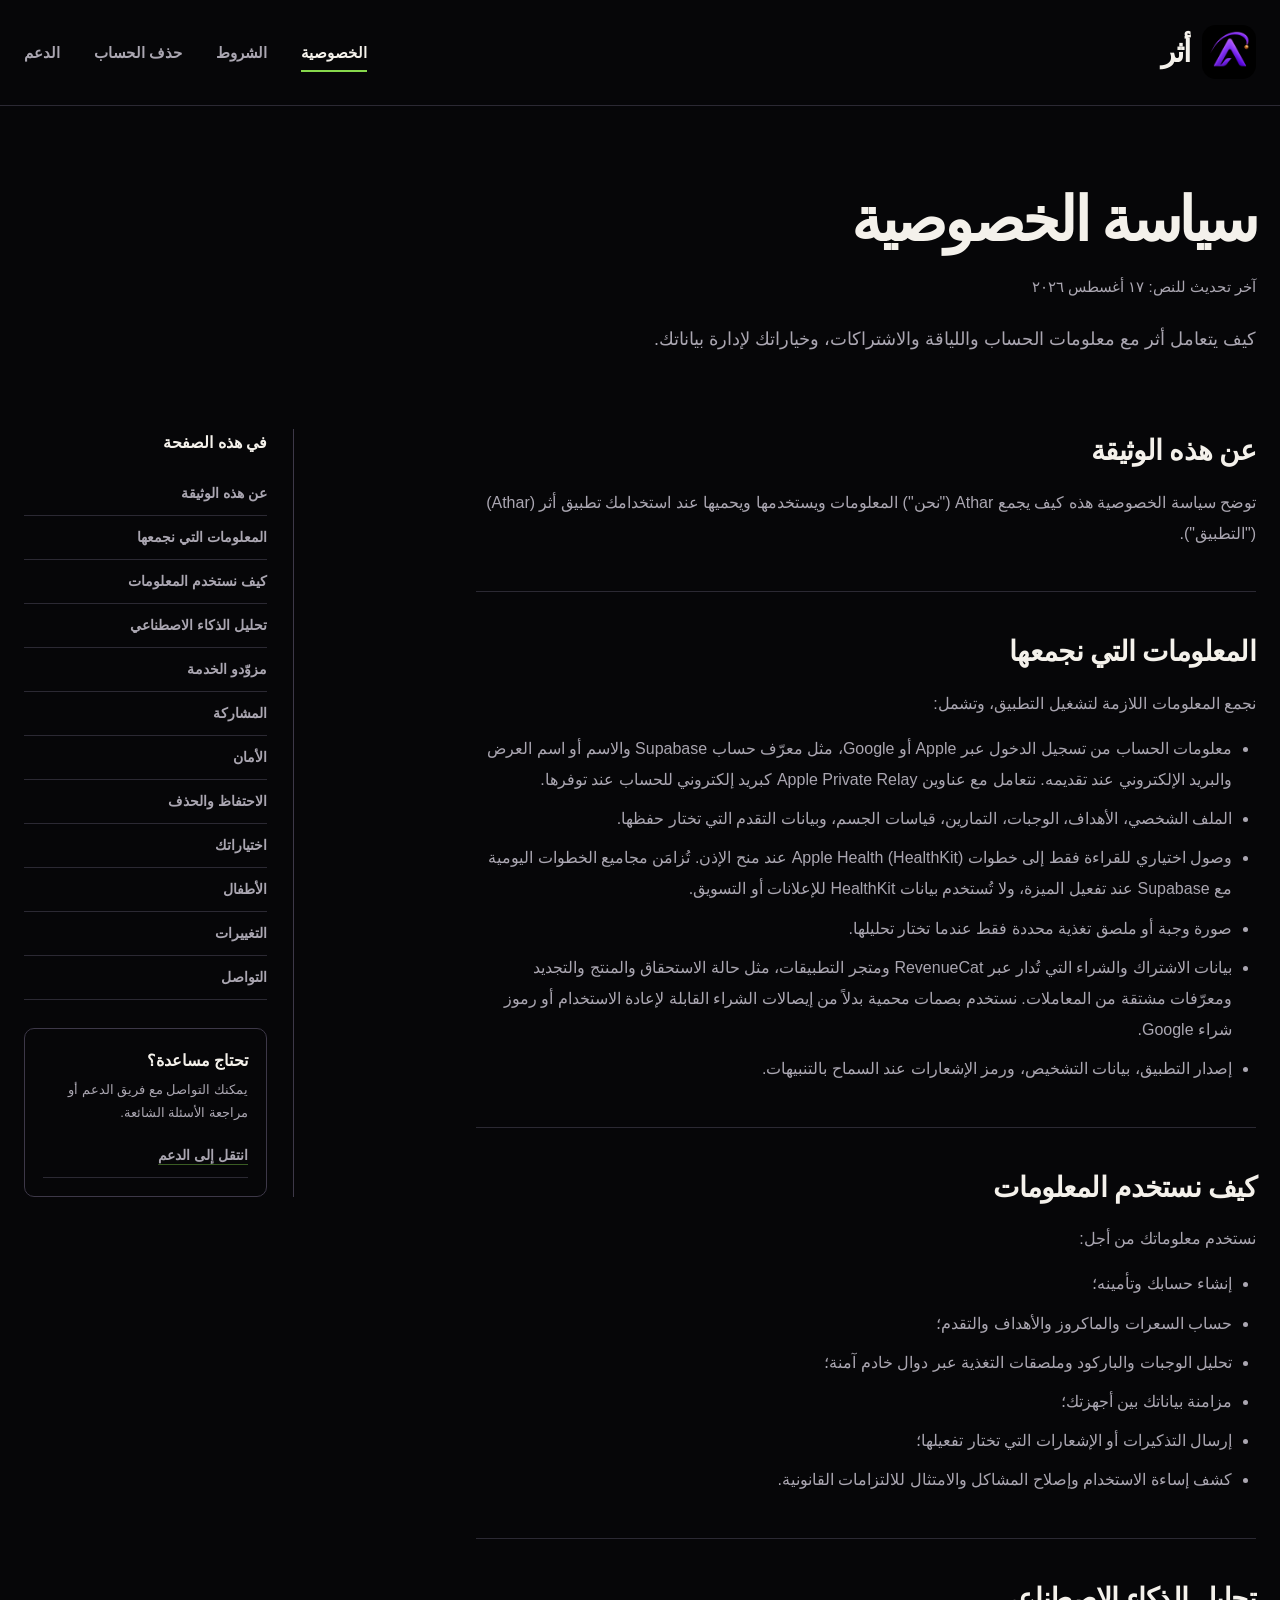
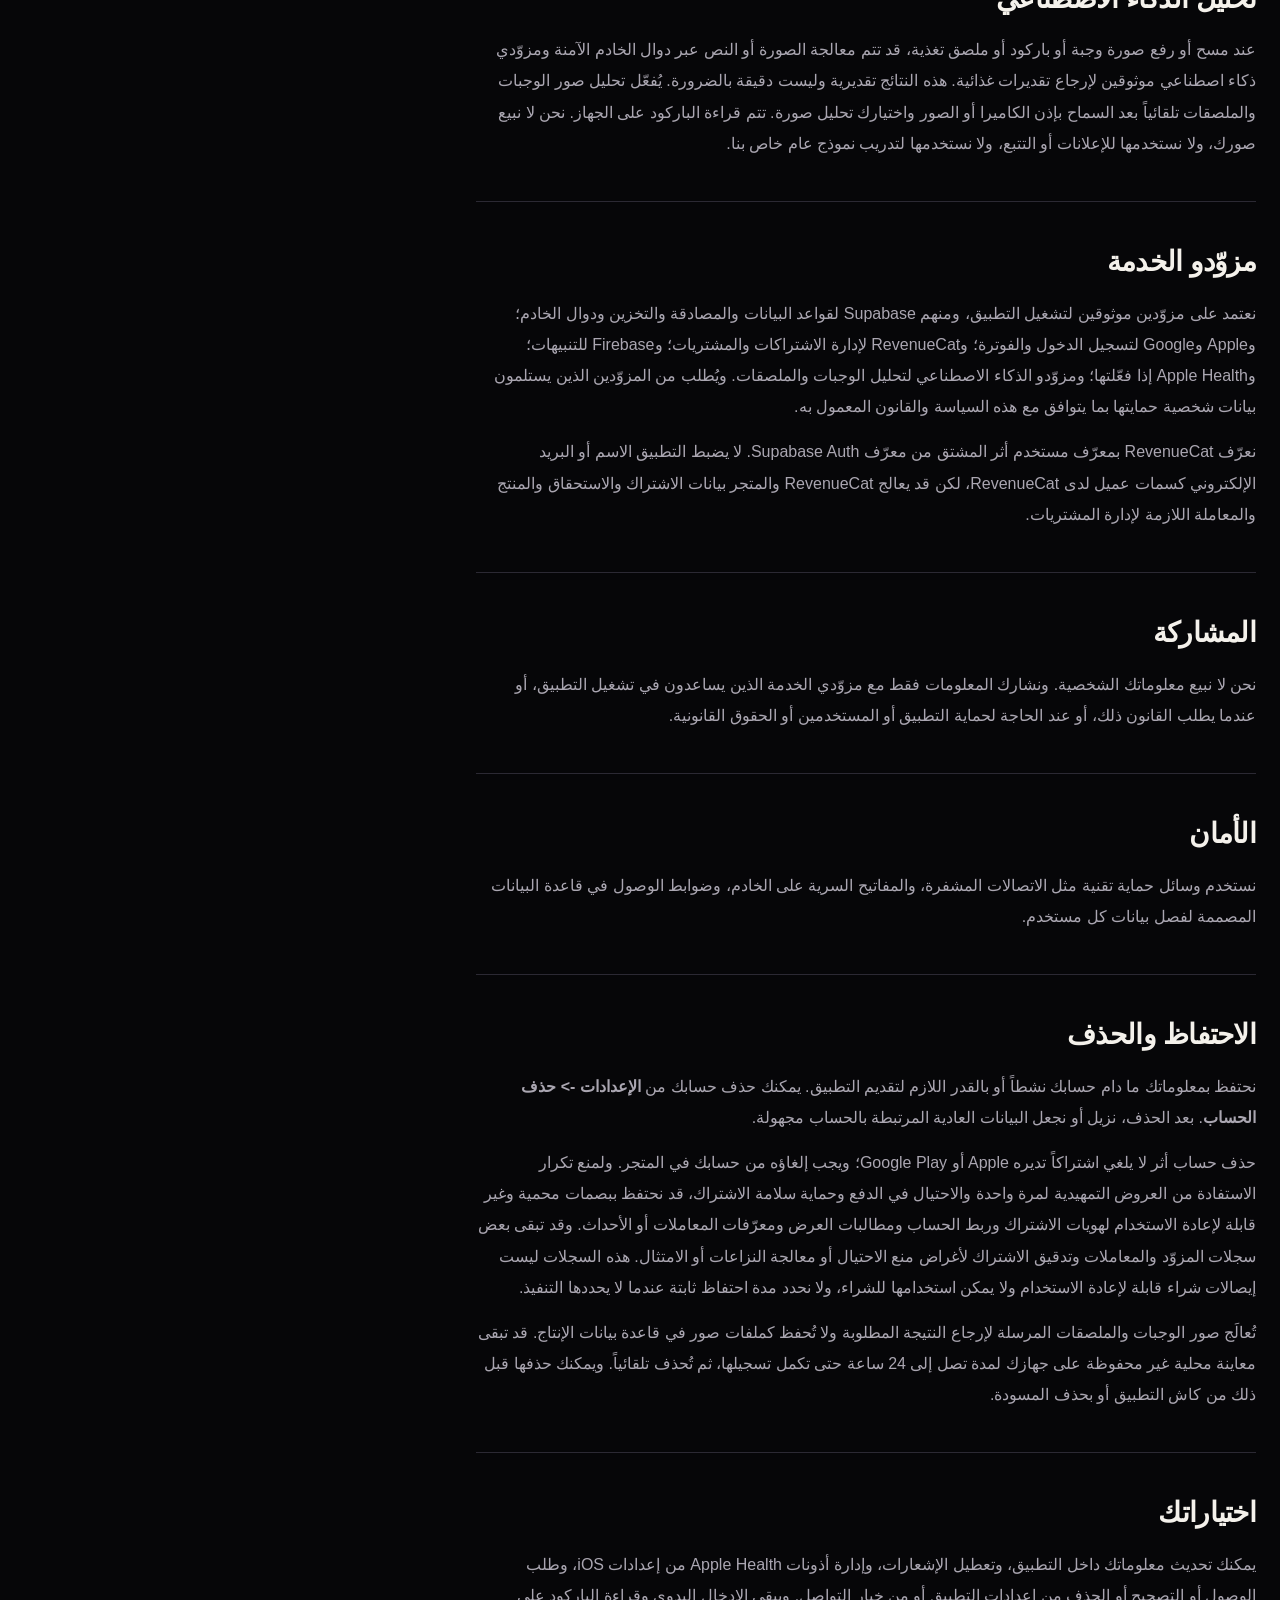
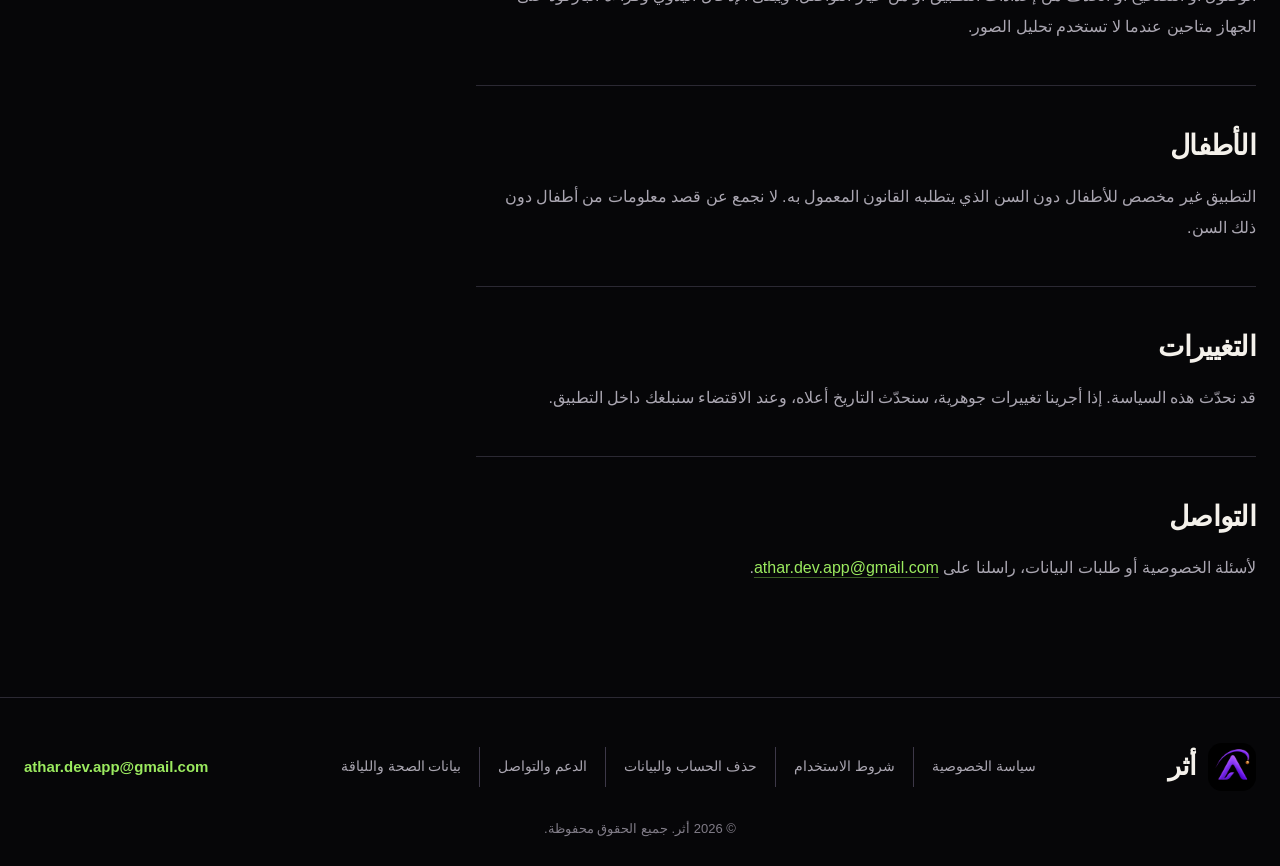
<file: privacy-policy/index.html>
<!doctype html>
<html lang="ar" dir="rtl">
  <head>
    <meta charset="utf-8" />
    <meta name="viewport" content="width=device-width, initial-scale=1" />
    <meta name="theme-color" content="#060608" />
    <meta name="color-scheme" content="dark" />
    <meta name="robots" content="index,follow" />
    <meta
      name="description"
      content="سياسة الخصوصية لتطبيق أثر: كيفية التعامل مع المعلومات، حقوق المستخدم، الحذف، الأمان والتواصل."
    />
    <link rel="canonical" href="https://husm2018-sketch.github.io/athar-website/privacy-policy/" />
    <link rel="icon" type="image/png" href="../logo.png" />
    <link rel="apple-touch-icon" href="../logo.png" />
    <link rel="stylesheet" href="../styles.css" />
    <meta property="og:locale" content="ar_SA" />
    <meta property="og:type" content="article" />
    <meta property="og:site_name" content="أثر — Athar" />
    <meta property="og:title" content="سياسة الخصوصية | أثر" />
    <meta
      property="og:description"
      content="السياسة الرسمية لخصوصية المستخدم والبيانات في تطبيق أثر."
    />
    <meta property="og:url" content="https://husm2018-sketch.github.io/athar-website/privacy-policy/" />
    <meta property="og:image" content="https://husm2018-sketch.github.io/athar-website/logo.png" />
    <title>سياسة الخصوصية | أثر</title>
  </head>
  <body>
    <a class="skip-link" href="#main-content">تجاوز إلى المحتوى</a>

    <header class="site-header">
      <div class="container nav-shell">
        <a class="brand" href="../" aria-label="أثر — الصفحة الرئيسية">
          <img class="brand-logo" src="../logo.png" width="54" height="54" alt="" />
          <span class="brand-name">أثر</span>
        </a>
        <nav class="site-nav" id="site-navigation" aria-label="التنقل الرئيسي" data-site-nav data-open="false">
          <a href="../privacy-policy/" aria-current="page">الخصوصية</a>
          <a href="../terms-of-service/">الشروط</a>
          <a href="../delete-account/">حذف الحساب</a>
          <a href="../support/">الدعم</a>
        </nav>
        <button class="menu-button" type="button" aria-label="فتح قائمة التنقل" aria-controls="site-navigation" aria-expanded="false" data-menu-button>
          <svg viewBox="0 0 24 24" aria-hidden="true">
            <path d="M4 6h16M4 12h16M4 18h16" fill="none" stroke="currentColor" stroke-width="2" stroke-linecap="round" />
          </svg>
        </button>
      </div>
    </header>

    <main class="page-main" id="main-content">
      <header class="container page-hero">
        <div class="page-hero-inner">
          <h1 class="page-title">سياسة الخصوصية</h1>
          <p class="updated">آخر تحديث للنص: ١٧ أغسطس ٢٠٢٦</p>
          <p class="page-lead">كيف يتعامل أثر مع معلومات الحساب واللياقة والاشتراكات، وخياراتك لإدارة بياناتك.</p>
        </div>
      </header>

      <div class="container legal-layout">
        <article class="legal-article"><section id="section-0"><h2>عن هذه الوثيقة</h2><p>توضح سياسة الخصوصية هذه كيف يجمع Athar (&quot;نحن&quot;) المعلومات ويستخدمها ويحميها عند استخدامك تطبيق أثر (Athar) (&quot;التطبيق&quot;).</p></section><section id="section-1"><h2>المعلومات التي نجمعها</h2><p>نجمع المعلومات اللازمة لتشغيل التطبيق، وتشمل:</p><ul><li>معلومات الحساب من تسجيل الدخول عبر Apple أو Google، مثل معرّف حساب Supabase والاسم أو اسم العرض والبريد الإلكتروني عند تقديمه. نتعامل مع عناوين Apple Private Relay كبريد إلكتروني للحساب عند توفرها.</li><li>الملف الشخصي، الأهداف، الوجبات، التمارين، قياسات الجسم، وبيانات التقدم التي تختار حفظها.</li><li>وصول اختياري للقراءة فقط إلى خطوات Apple Health (HealthKit) عند منح الإذن. تُزامَن مجاميع الخطوات اليومية مع Supabase عند تفعيل الميزة، ولا تُستخدم بيانات HealthKit للإعلانات أو التسويق.</li><li>صورة وجبة أو ملصق تغذية محددة فقط عندما تختار تحليلها.</li><li>بيانات الاشتراك والشراء التي تُدار عبر RevenueCat ومتجر التطبيقات، مثل حالة الاستحقاق والمنتج والتجديد ومعرّفات مشتقة من المعاملات. نستخدم بصمات محمية بدلاً من إيصالات الشراء القابلة لإعادة الاستخدام أو رموز شراء Google.</li><li>إصدار التطبيق، بيانات التشخيص، ورمز الإشعارات عند السماح بالتنبيهات.</li></ul></section><section id="section-2"><h2>كيف نستخدم المعلومات</h2><p>نستخدم معلوماتك من أجل:</p><ul><li>إنشاء حسابك وتأمينه؛</li><li>حساب السعرات والماكروز والأهداف والتقدم؛</li><li>تحليل الوجبات والباركود وملصقات التغذية عبر دوال خادم آمنة؛</li><li>مزامنة بياناتك بين أجهزتك؛</li><li>إرسال التذكيرات أو الإشعارات التي تختار تفعيلها؛</li><li>كشف إساءة الاستخدام وإصلاح المشاكل والامتثال للالتزامات القانونية.</li></ul></section><section id="section-3"><h2>تحليل الذكاء الاصطناعي</h2><p>عند مسح أو رفع صورة وجبة أو باركود أو ملصق تغذية، قد تتم معالجة الصورة أو النص عبر دوال الخادم الآمنة ومزوّدي ذكاء اصطناعي موثوقين لإرجاع تقديرات غذائية. هذه النتائج تقديرية وليست دقيقة بالضرورة. يُفعّل تحليل صور الوجبات والملصقات تلقائياً بعد السماح بإذن الكاميرا أو الصور واختيارك تحليل صورة. تتم قراءة الباركود على الجهاز. نحن لا نبيع صورك، ولا نستخدمها للإعلانات أو التتبع، ولا نستخدمها لتدريب نموذج عام خاص بنا.</p></section><section id="section-4"><h2>مزوّدو الخدمة</h2><p>نعتمد على مزوّدين موثوقين لتشغيل التطبيق، ومنهم Supabase لقواعد البيانات والمصادقة والتخزين ودوال الخادم؛ وApple وGoogle لتسجيل الدخول والفوترة؛ وRevenueCat لإدارة الاشتراكات والمشتريات؛ وFirebase للتنبيهات؛ وApple Health إذا فعّلتها؛ ومزوّدو الذكاء الاصطناعي لتحليل الوجبات والملصقات. ويُطلب من المزوّدين الذين يستلمون بيانات شخصية حمايتها بما يتوافق مع هذه السياسة والقانون المعمول به.</p><p>نعرّف RevenueCat بمعرّف مستخدم أثر المشتق من معرّف Supabase Auth. لا يضبط التطبيق الاسم أو البريد الإلكتروني كسمات عميل لدى RevenueCat، لكن قد يعالج RevenueCat والمتجر بيانات الاشتراك والاستحقاق والمنتج والمعاملة اللازمة لإدارة المشتريات.</p></section><section id="section-5"><h2>المشاركة</h2><p>نحن لا نبيع معلوماتك الشخصية. ونشارك المعلومات فقط مع مزوّدي الخدمة الذين يساعدون في تشغيل التطبيق، أو عندما يطلب القانون ذلك، أو عند الحاجة لحماية التطبيق أو المستخدمين أو الحقوق القانونية.</p></section><section id="section-6"><h2>الأمان</h2><p>نستخدم وسائل حماية تقنية مثل الاتصالات المشفرة، والمفاتيح السرية على الخادم، وضوابط الوصول في قاعدة البيانات المصممة لفصل بيانات كل مستخدم.</p></section><section id="section-7"><h2>الاحتفاظ والحذف</h2><p>نحتفظ بمعلوماتك ما دام حسابك نشطاً أو بالقدر اللازم لتقديم التطبيق. يمكنك حذف حسابك من <strong>الإعدادات -&gt; حذف الحساب</strong>. بعد الحذف، نزيل أو نجعل البيانات العادية المرتبطة بالحساب مجهولة.</p><p>حذف حساب أثر لا يلغي اشتراكاً تديره Apple أو Google Play؛ ويجب إلغاؤه من حسابك في المتجر. ولمنع تكرار الاستفادة من العروض التمهيدية لمرة واحدة والاحتيال في الدفع وحماية سلامة الاشتراك، قد نحتفظ ببصمات محمية وغير قابلة لإعادة الاستخدام لهويات الاشتراك وربط الحساب ومطالبات العرض ومعرّفات المعاملات أو الأحداث. وقد تبقى بعض سجلات المزوّد والمعاملات وتدقيق الاشتراك لأغراض منع الاحتيال أو معالجة النزاعات أو الامتثال. هذه السجلات ليست إيصالات شراء قابلة لإعادة الاستخدام ولا يمكن استخدامها للشراء، ولا نحدد مدة احتفاظ ثابتة عندما لا يحددها التنفيذ.</p><p>تُعالَج صور الوجبات والملصقات المرسلة لإرجاع النتيجة المطلوبة ولا تُحفظ كملفات صور في قاعدة بيانات الإنتاج. قد تبقى معاينة محلية غير محفوظة على جهازك لمدة تصل إلى 24 ساعة حتى تكمل تسجيلها، ثم تُحذف تلقائياً. ويمكنك حذفها قبل ذلك من كاش التطبيق أو بحذف المسودة.</p></section><section id="section-8"><h2>اختياراتك</h2><p>يمكنك تحديث معلوماتك داخل التطبيق، وتعطيل الإشعارات، وإدارة أذونات Apple Health من إعدادات iOS، وطلب الوصول أو التصحيح أو الحذف من إعدادات التطبيق أو من خيار التواصل. ويبقى الإدخال اليدوي وقراءة الباركود على الجهاز متاحين عندما لا تستخدم تحليل الصور.</p></section><section id="section-9"><h2>الأطفال</h2><p>التطبيق غير مخصص للأطفال دون السن الذي يتطلبه القانون المعمول به. لا نجمع عن قصد معلومات من أطفال دون ذلك السن.</p></section><section id="section-10"><h2>التغييرات</h2><p>قد نحدّث هذه السياسة. إذا أجرينا تغييرات جوهرية، سنحدّث التاريخ أعلاه، وعند الاقتضاء سنبلغك داخل التطبيق.</p></section><section id="section-11"><h2>التواصل</h2><p>لأسئلة الخصوصية أو طلبات البيانات، راسلنا على <a class="inline-link" href="mailto:athar.dev.app@gmail.com">athar.dev.app@gmail.com</a>.</p></section></article>

        <aside class="toc" aria-label="محتويات سياسة الخصوصية">
          <p class="toc-title">في هذه الصفحة</p>
          <nav><a href="#section-0">عن هذه الوثيقة</a><a href="#section-1">المعلومات التي نجمعها</a><a href="#section-2">كيف نستخدم المعلومات</a><a href="#section-3">تحليل الذكاء الاصطناعي</a><a href="#section-4">مزوّدو الخدمة</a><a href="#section-5">المشاركة</a><a href="#section-6">الأمان</a><a href="#section-7">الاحتفاظ والحذف</a><a href="#section-8">اختياراتك</a><a href="#section-9">الأطفال</a><a href="#section-10">التغييرات</a><a href="#section-11">التواصل</a></nav>
          <div class="toc-support">
            <strong>تحتاج مساعدة؟</strong>
            <p>يمكنك التواصل مع فريق الدعم أو مراجعة الأسئلة الشائعة.</p>
            <a class="inline-link" href="../support/">انتقل إلى الدعم</a>
          </div>
        </aside>
      </div>
    </main>

    <footer class="site-footer">
      <div class="container">
        <div class="footer-top">
          <a class="brand footer-brand" href="../" aria-label="أثر — الصفحة الرئيسية">
            <img class="brand-logo" src="../logo.png" width="48" height="48" alt="" />
            <span class="brand-name">أثر</span>
          </a>
          <nav class="footer-links" aria-label="روابط التذييل">
            <a href="../privacy-policy/">سياسة الخصوصية</a>
            <a href="../terms-of-service/">شروط الاستخدام</a>
            <a href="../delete-account/">حذف الحساب والبيانات</a>
            <a href="../support/">الدعم والتواصل</a>
            <a href="../health-data/">بيانات الصحة واللياقة</a>
          </nav>
          <a class="footer-email" href="mailto:athar.dev.app@gmail.com" data-support-email>athar.dev.app@gmail.com</a>
        </div>
        <div class="footer-bottom">© <span data-current-year>2026</span> أثر. جميع الحقوق محفوظة.</div>
      </div>
    </footer>

    <script src="../script.js"></script>
  </body>
</html>
</file>
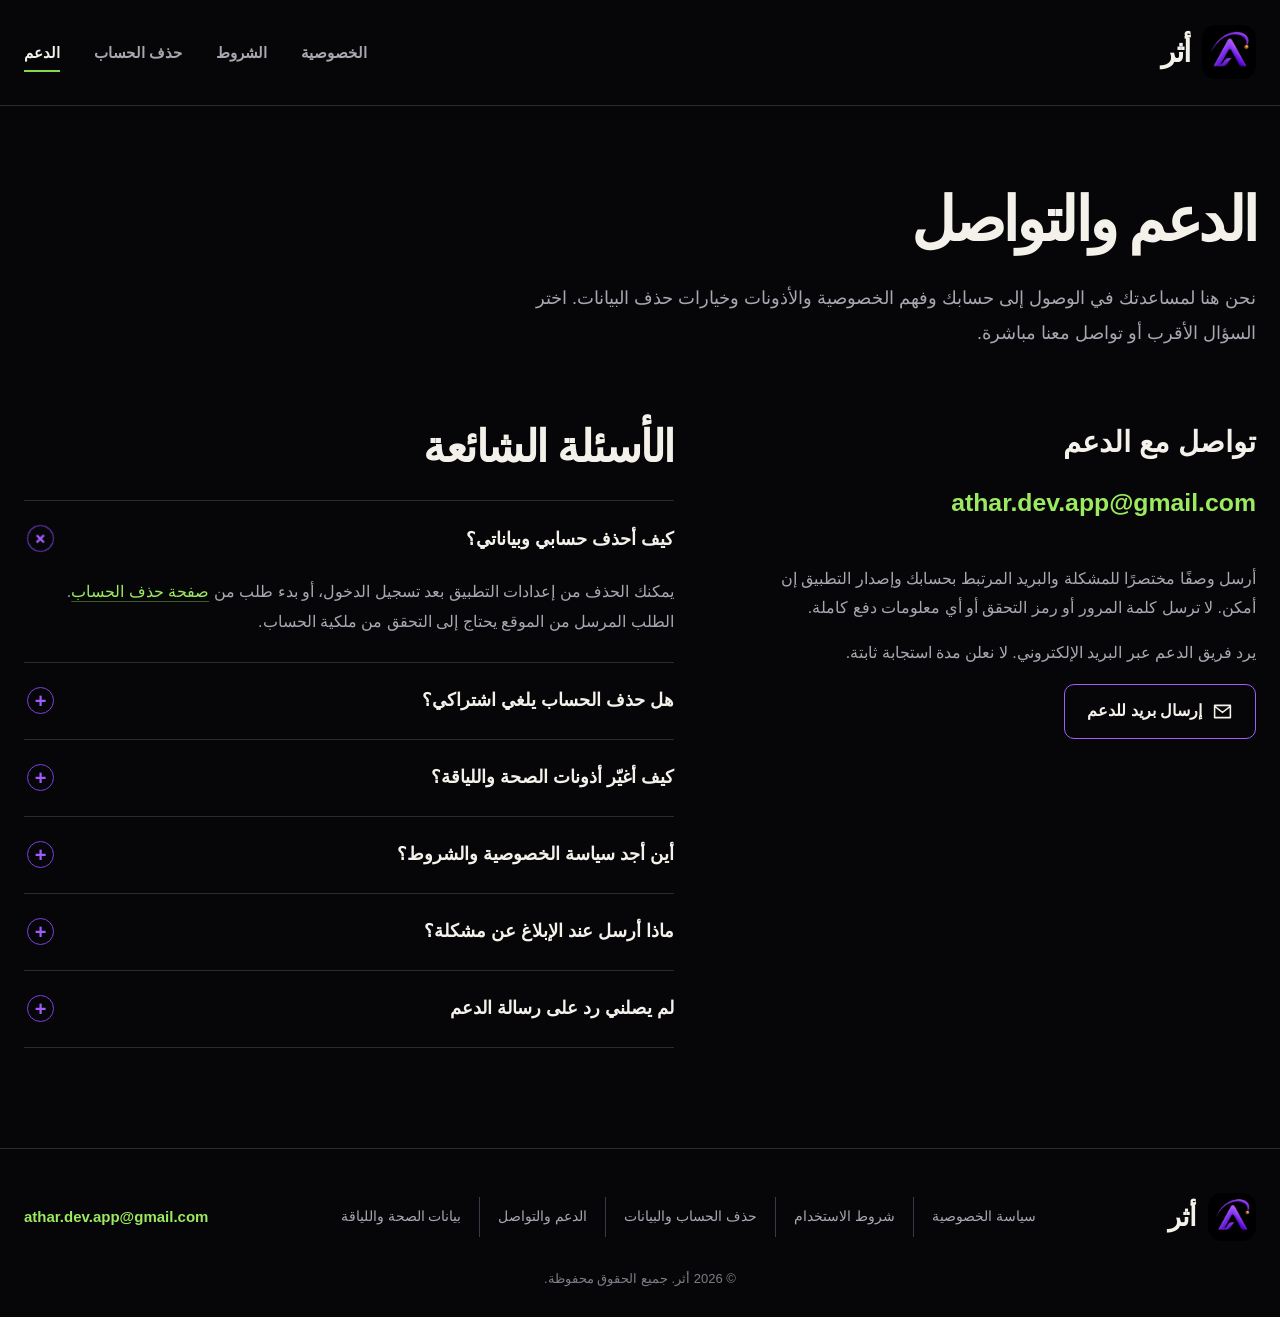
<file: support/index.html>
<!doctype html>
<html lang="ar" dir="rtl">
  <head>
    <meta charset="utf-8" />
    <meta name="viewport" content="width=device-width, initial-scale=1" />
    <meta name="theme-color" content="#060608" />
    <meta name="color-scheme" content="dark" />
    <meta name="robots" content="index,follow" />
    <meta
      name="description"
      content="الدعم والتواصل لتطبيق أثر، مع إجابات عن الحساب والخصوصية وحذف البيانات والاشتراكات وأذونات الصحة."
    />
    <link rel="canonical" href="https://husm2018-sketch.github.io/athar-website/support/" />
    <link rel="icon" type="image/png" href="../logo.png" />
    <link rel="apple-touch-icon" href="../logo.png" />
    <link rel="stylesheet" href="../styles.css" />
    <meta property="og:locale" content="ar_SA" />
    <meta property="og:type" content="website" />
    <meta property="og:site_name" content="أثر — Athar" />
    <meta property="og:title" content="الدعم والتواصل | أثر" />
    <meta property="og:description" content="تواصل مع دعم أثر وراجع الأسئلة الشائعة." />
    <meta property="og:url" content="https://husm2018-sketch.github.io/athar-website/support/" />
    <meta property="og:image" content="https://husm2018-sketch.github.io/athar-website/logo.png" />
    <title>الدعم والتواصل | أثر</title>
  </head>
  <body>
    <a class="skip-link" href="#main-content">تجاوز إلى المحتوى</a>

    <header class="site-header">
      <div class="container nav-shell">
        <a class="brand" href="../" aria-label="أثر — الصفحة الرئيسية">
          <img class="brand-logo" src="../logo.png" width="54" height="54" alt="" />
          <span class="brand-name">أثر</span>
        </a>
        <nav class="site-nav" id="site-navigation" aria-label="التنقل الرئيسي" data-site-nav data-open="false">
          <a href="../privacy-policy/">الخصوصية</a>
          <a href="../terms-of-service/">الشروط</a>
          <a href="../delete-account/">حذف الحساب</a>
          <a href="../support/" aria-current="page">الدعم</a>
        </nav>
        <button class="menu-button" type="button" aria-label="فتح قائمة التنقل" aria-controls="site-navigation" aria-expanded="false" data-menu-button>
          <svg viewBox="0 0 24 24" aria-hidden="true">
            <path d="M4 6h16M4 12h16M4 18h16" fill="none" stroke="currentColor" stroke-width="2" stroke-linecap="round" />
          </svg>
        </button>
      </div>
    </header>

    <main class="page-main" id="main-content">
      <header class="container page-hero">
        <div class="page-hero-inner">
          <h1 class="page-title">الدعم والتواصل</h1>
          <p class="page-lead">
            نحن هنا لمساعدتك في الوصول إلى حسابك وفهم الخصوصية والأذونات وخيارات
            حذف البيانات. اختر السؤال الأقرب أو تواصل معنا مباشرة.
          </p>
        </div>
      </header>

      <div class="container support-grid">
        <section class="support-contact" aria-labelledby="contact-support-title">
          <h2 id="contact-support-title" style="margin: 0; font-size: 1.8rem">تواصل مع الدعم</h2>
          <a class="support-email" href="mailto:athar.dev.app@gmail.com" data-support-email>athar.dev.app@gmail.com</a>
          <p class="support-note">
            أرسل وصفًا مختصرًا للمشكلة والبريد المرتبط بحسابك وإصدار التطبيق إن
            أمكن. لا ترسل كلمة المرور أو رمز التحقق أو أي معلومات دفع كاملة.
          </p>
          <p class="support-note">
            يرد فريق الدعم عبر البريد الإلكتروني. لا نعلن مدة استجابة ثابتة.
          </p>
          <a class="button" href="mailto:athar.dev.app@gmail.com?subject=%D8%AF%D8%B9%D9%85%20%D8%AA%D8%B7%D8%A8%D9%8A%D9%82%20%D8%A3%D8%AB%D8%B1" data-support-subject="دعم تطبيق أثر">
            <svg viewBox="0 0 24 24" aria-hidden="true">
              <path d="M3 5h18v14H3V5Zm0 1 9 7 9-7" fill="none" stroke="currentColor" stroke-width="1.8" stroke-linejoin="round" />
            </svg>
            <span>إرسال بريد للدعم</span>
          </a>
        </section>

        <section aria-labelledby="faq-title">
          <h2 id="faq-title" class="section-title" style="text-align: start; margin-block-end: 22px">
            الأسئلة الشائعة
          </h2>
          <div class="faq-list">
            <details class="faq-item" open>
              <summary>
                <span>كيف أحذف حسابي وبياناتي؟</span>
                <span class="faq-toggle" aria-hidden="true">+</span>
              </summary>
              <div class="faq-answer">
                <p>
                  يمكنك الحذف من إعدادات التطبيق بعد تسجيل الدخول، أو بدء طلب من
                  <a class="inline-link" href="../delete-account/">صفحة حذف الحساب</a>.
                  الطلب المرسل من الموقع يحتاج إلى التحقق من ملكية الحساب.
                </p>
              </div>
            </details>

            <details class="faq-item">
              <summary>
                <span>هل حذف الحساب يلغي اشتراكي؟</span>
                <span class="faq-toggle" aria-hidden="true">+</span>
              </summary>
              <div class="faq-answer">
                <p>
                  لا. حذف حساب أثر لا يلغي اشتراك متجر التطبيقات تلقائيًا. افتح
                  إعدادات حسابك في المتجر لإدارة الاشتراك أو إلغائه.
                </p>
              </div>
            </details>

            <details class="faq-item">
              <summary>
                <span>كيف أغيّر أذونات الصحة واللياقة؟</span>
                <span class="faq-toggle" aria-hidden="true">+</span>
              </summary>
              <div class="faq-answer">
                <p>
                  يمكنك مراجعة الأذونات أو إلغاؤها من إعدادات الجهاز في أي وقت.
                  اقرأ التفاصيل في
                  <a class="inline-link" href="../health-data/">صفحة بيانات الصحة واللياقة</a>.
                </p>
              </div>
            </details>

            <details class="faq-item">
              <summary>
                <span>أين أجد سياسة الخصوصية والشروط؟</span>
                <span class="faq-toggle" aria-hidden="true">+</span>
              </summary>
              <div class="faq-answer">
                <p>
                  الروابط مستقلة وقابلة للمشاركة:
                  <a class="inline-link" href="../privacy-policy/">سياسة الخصوصية</a>
                  و<a class="inline-link" href="../terms-of-service/">شروط الاستخدام</a>.
                </p>
              </div>
            </details>

            <details class="faq-item">
              <summary>
                <span>ماذا أرسل عند الإبلاغ عن مشكلة؟</span>
                <span class="faq-toggle" aria-hidden="true">+</span>
              </summary>
              <div class="faq-answer">
                <p>
                  اذكر الخطوات التي أدت إلى المشكلة، ونوع الجهاز، وإصدار التطبيق،
                  وأرفق لقطة شاشة بعد إخفاء أي معلومات حساسة. لا ترسل كلمة مرور أو
                  رمز تحقق.
                </p>
              </div>
            </details>

            <details class="faq-item">
              <summary>
                <span>لم يصلني رد على رسالة الدعم</span>
                <span class="faq-toggle" aria-hidden="true">+</span>
              </summary>
              <div class="faq-answer">
                <p>
                  تحقق من مجلد الرسائل غير المرغوبة، ثم أعد إرسال الرسالة مع عنوان
                  واضح من البريد المرتبط بحسابك. يمكنك أيضًا استخدام الدعم داخل
                  التطبيق إذا كنت مسجلًا للدخول.
                </p>
              </div>
            </details>
          </div>
        </section>
      </div>
    </main>

    <footer class="site-footer">
      <div class="container">
        <div class="footer-top">
          <a class="brand footer-brand" href="../" aria-label="أثر — الصفحة الرئيسية">
            <img class="brand-logo" src="../logo.png" width="48" height="48" alt="" />
            <span class="brand-name">أثر</span>
          </a>
          <nav class="footer-links" aria-label="روابط التذييل">
            <a href="../privacy-policy/">سياسة الخصوصية</a>
            <a href="../terms-of-service/">شروط الاستخدام</a>
            <a href="../delete-account/">حذف الحساب والبيانات</a>
            <a href="../support/">الدعم والتواصل</a>
            <a href="../health-data/">بيانات الصحة واللياقة</a>
          </nav>
          <a class="footer-email" href="mailto:athar.dev.app@gmail.com" data-support-email>athar.dev.app@gmail.com</a>
        </div>
        <div class="footer-bottom">© <span data-current-year>2026</span> أثر. جميع الحقوق محفوظة.</div>
      </div>
    </footer>

    <script src="../script.js"></script>
  </body>
</html>
</file>
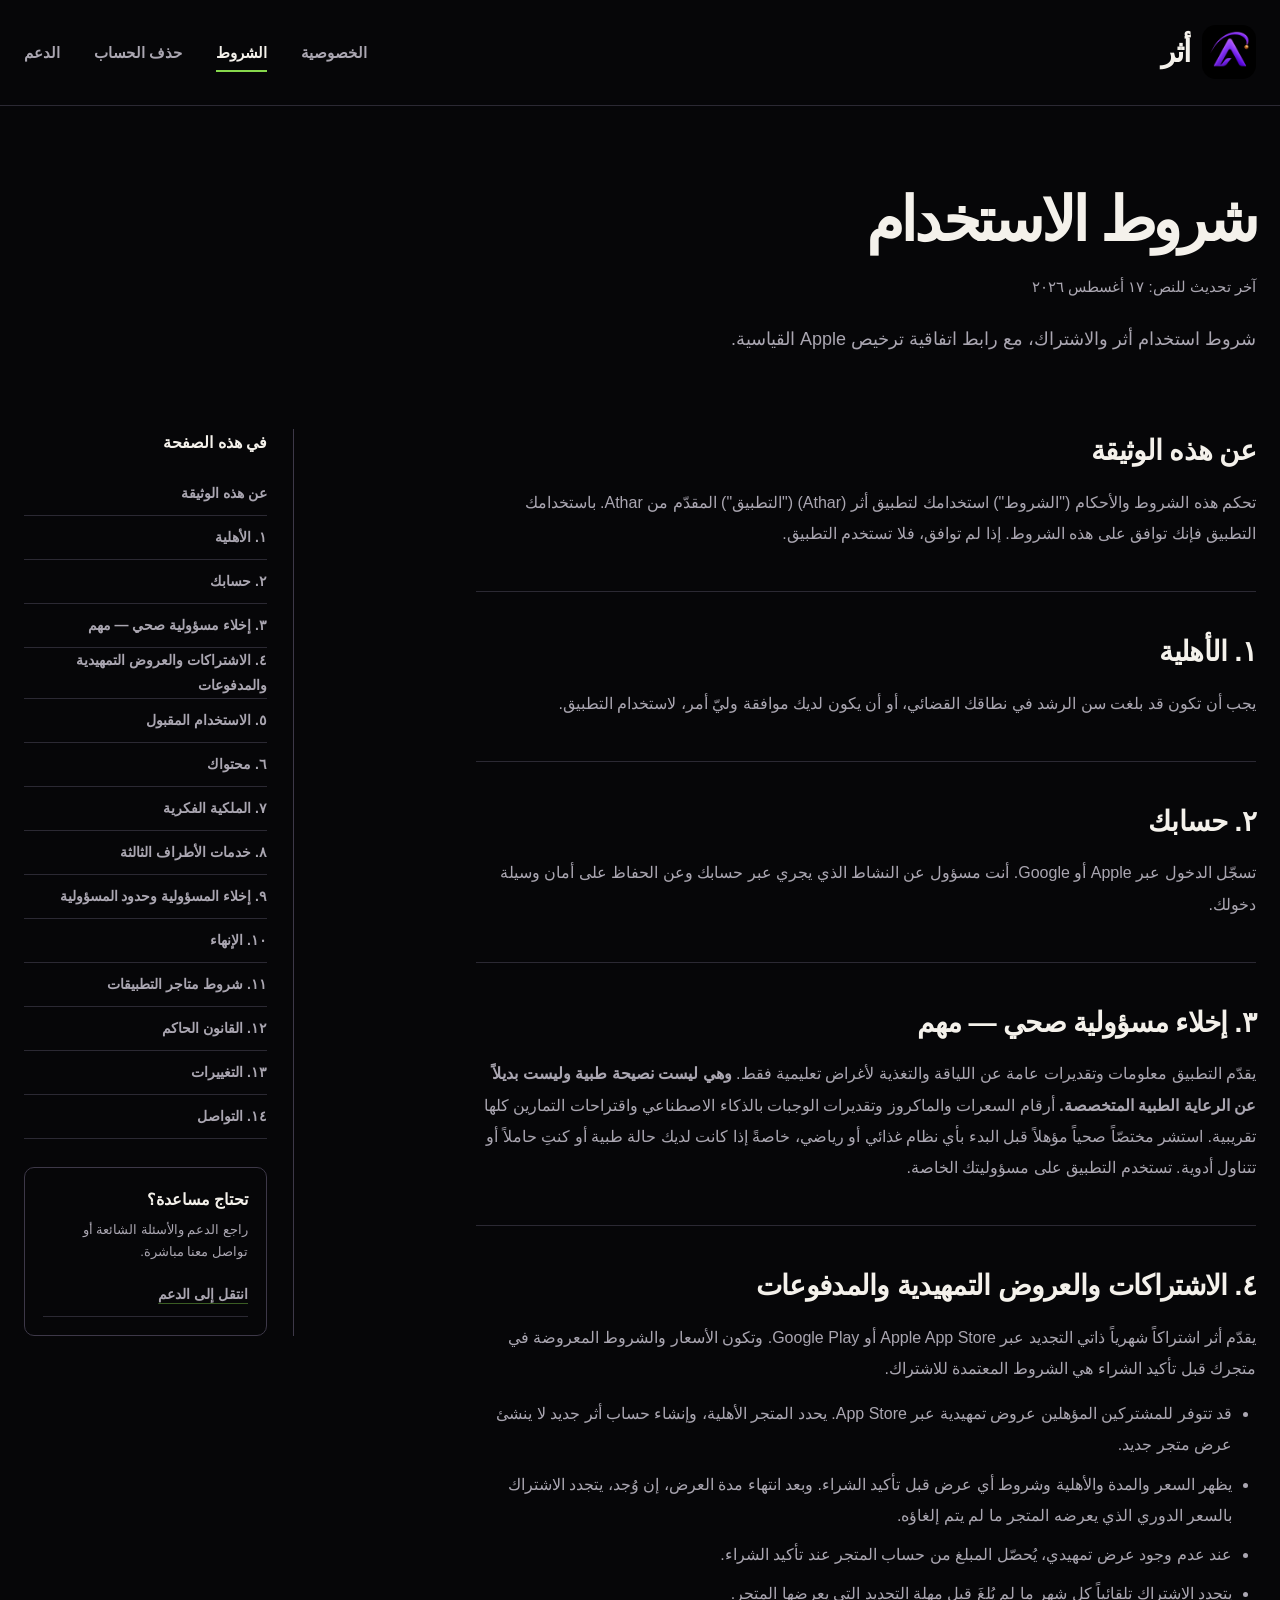
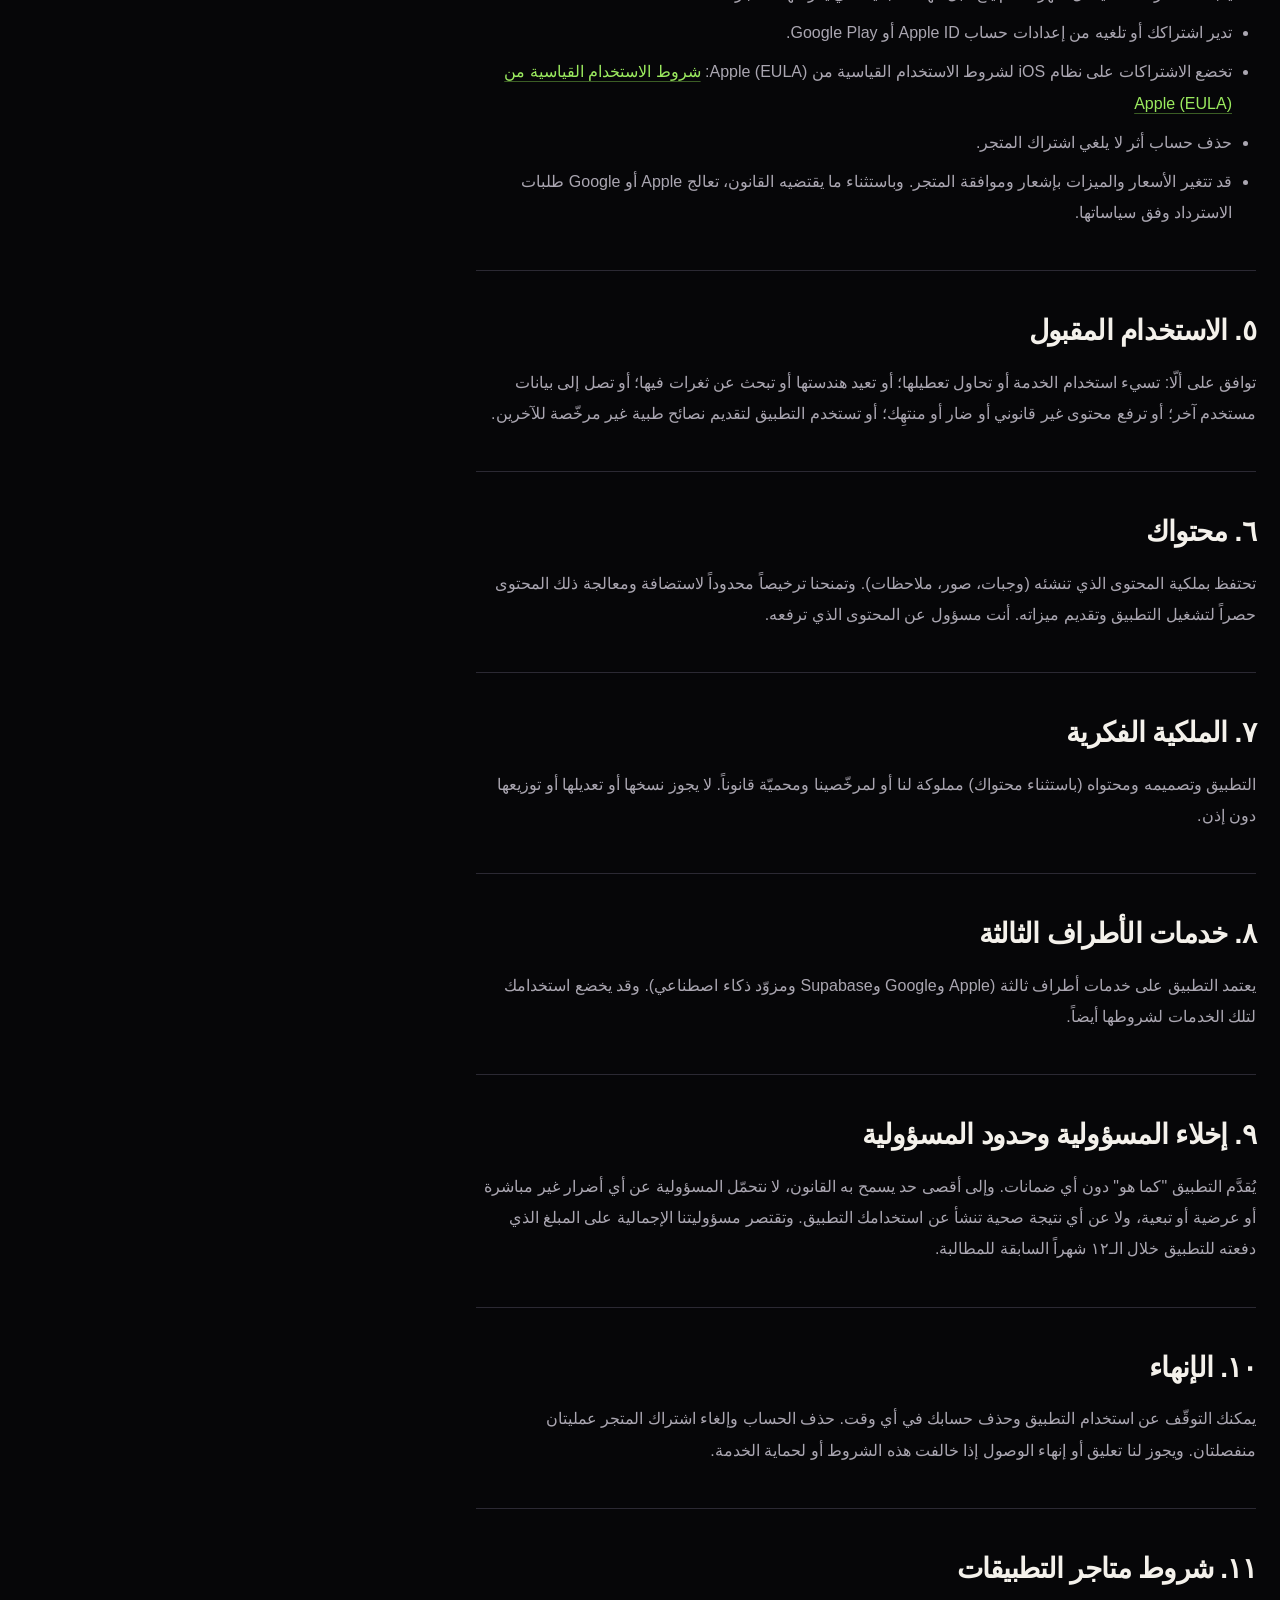
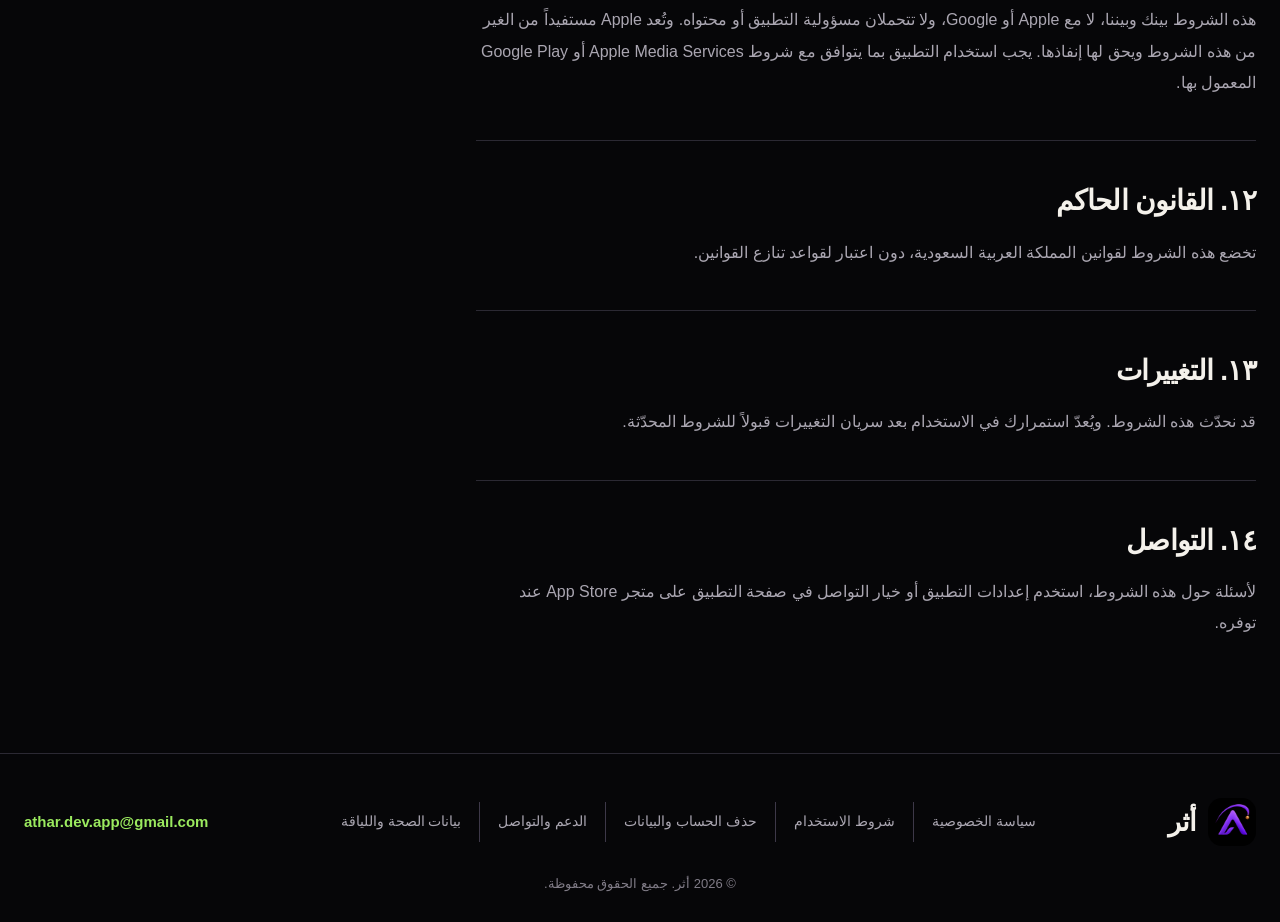
<file: terms-of-service/index.html>
<!doctype html>
<html lang="ar" dir="rtl">
  <head>
    <meta charset="utf-8" />
    <meta name="viewport" content="width=device-width, initial-scale=1" />
    <meta name="theme-color" content="#060608" />
    <meta name="color-scheme" content="dark" />
    <meta name="robots" content="index,follow" />
    <meta
      name="description"
      content="شروط استخدام تطبيق أثر، بما في ذلك الحساب والاستخدام المقبول والمحتوى الصحي والاشتراكات وحذف الحساب."
    />
    <link rel="canonical" href="https://husm2018-sketch.github.io/athar-website/terms-of-service/" />
    <link rel="icon" type="image/png" href="../logo.png" />
    <link rel="apple-touch-icon" href="../logo.png" />
    <link rel="stylesheet" href="../styles.css" />
    <meta property="og:locale" content="ar_SA" />
    <meta property="og:type" content="article" />
    <meta property="og:site_name" content="أثر — Athar" />
    <meta property="og:title" content="شروط الاستخدام | أثر" />
    <meta property="og:description" content="الشروط المنظمة لاستخدام تطبيق أثر وخدماته." />
    <meta property="og:url" content="https://husm2018-sketch.github.io/athar-website/terms-of-service/" />
    <meta property="og:image" content="https://husm2018-sketch.github.io/athar-website/logo.png" />
    <title>شروط الاستخدام | أثر</title>
  </head>
  <body>
    <a class="skip-link" href="#main-content">تجاوز إلى المحتوى</a>

    <header class="site-header">
      <div class="container nav-shell">
        <a class="brand" href="../" aria-label="أثر — الصفحة الرئيسية">
          <img class="brand-logo" src="../logo.png" width="54" height="54" alt="" />
          <span class="brand-name">أثر</span>
        </a>
        <nav class="site-nav" id="site-navigation" aria-label="التنقل الرئيسي" data-site-nav data-open="false">
          <a href="../privacy-policy/">الخصوصية</a>
          <a href="../terms-of-service/" aria-current="page">الشروط</a>
          <a href="../delete-account/">حذف الحساب</a>
          <a href="../support/">الدعم</a>
        </nav>
        <button class="menu-button" type="button" aria-label="فتح قائمة التنقل" aria-controls="site-navigation" aria-expanded="false" data-menu-button>
          <svg viewBox="0 0 24 24" aria-hidden="true">
            <path d="M4 6h16M4 12h16M4 18h16" fill="none" stroke="currentColor" stroke-width="2" stroke-linecap="round" />
          </svg>
        </button>
      </div>
    </header>

    <main class="page-main" id="main-content">
      <header class="container page-hero">
        <div class="page-hero-inner">
          <h1 class="page-title">شروط الاستخدام</h1>
          <p class="updated">آخر تحديث للنص: ١٧ أغسطس ٢٠٢٦</p>
          <p class="page-lead">شروط استخدام أثر والاشتراك، مع رابط اتفاقية ترخيص Apple القياسية.</p>
        </div>
      </header>

      <div class="container legal-layout">
        <article class="legal-article"><section id="section-0"><h2>عن هذه الوثيقة</h2><p>تحكم هذه الشروط والأحكام (&quot;الشروط&quot;) استخدامك لتطبيق أثر (Athar) (&quot;التطبيق&quot;) المقدّم من Athar. باستخدامك التطبيق فإنك توافق على هذه الشروط. إذا لم توافق، فلا تستخدم التطبيق.</p></section><section id="section-1"><h2>١. الأهلية</h2><p>يجب أن تكون قد بلغت سن الرشد في نطاقك القضائي، أو أن يكون لديك موافقة وليّ أمر، لاستخدام التطبيق.</p></section><section id="section-2"><h2>٢. حسابك</h2><p>تسجّل الدخول عبر Apple أو Google. أنت مسؤول عن النشاط الذي يجري عبر حسابك وعن الحفاظ على أمان وسيلة دخولك.</p></section><section id="section-3"><h2>٣. إخلاء مسؤولية صحي — مهم</h2><p>يقدّم التطبيق معلومات وتقديرات عامة عن اللياقة والتغذية لأغراض تعليمية فقط. <strong>وهي ليست نصيحة طبية وليست بديلاً عن الرعاية الطبية المتخصصة.</strong> أرقام السعرات والماكروز وتقديرات الوجبات بالذكاء الاصطناعي واقتراحات التمارين كلها تقريبية. استشر مختصّاً صحياً مؤهلاً قبل البدء بأي نظام غذائي أو رياضي، خاصةً إذا كانت لديك حالة طبية أو كنتِ حاملاً أو تتناول أدوية. تستخدم التطبيق على مسؤوليتك الخاصة.</p></section><section id="section-4"><h2>٤. الاشتراكات والعروض التمهيدية والمدفوعات</h2><p>يقدّم أثر اشتراكاً شهرياً ذاتي التجديد عبر Apple App Store أو Google Play. وتكون الأسعار والشروط المعروضة في متجرك قبل تأكيد الشراء هي الشروط المعتمدة للاشتراك.</p><ul><li>قد تتوفر للمشتركين المؤهلين عروض تمهيدية عبر App Store. يحدد المتجر الأهلية، وإنشاء حساب أثر جديد لا ينشئ عرض متجر جديد.</li><li>يظهر السعر والمدة والأهلية وشروط أي عرض قبل تأكيد الشراء. وبعد انتهاء مدة العرض، إن وُجد، يتجدد الاشتراك بالسعر الدوري الذي يعرضه المتجر ما لم يتم إلغاؤه.</li><li>عند عدم وجود عرض تمهيدي، يُحصّل المبلغ من حساب المتجر عند تأكيد الشراء.</li><li>يتجدد الاشتراك تلقائياً كل شهر ما لم يُلغَ قبل مهلة التجديد التي يعرضها المتجر.</li><li>تدير اشتراكك أو تلغيه من إعدادات حساب Apple ID أو Google Play.</li><li>تخضع الاشتراكات على نظام iOS لشروط الاستخدام القياسية من Apple (EULA): <a class="inline-link" href="https://www.apple.com/legal/internet-services/itunes/dev/stdeula/">شروط الاستخدام القياسية من Apple (EULA)</a></li><li>حذف حساب أثر لا يلغي اشتراك المتجر.</li><li>قد تتغير الأسعار والميزات بإشعار وموافقة المتجر. وباستثناء ما يقتضيه القانون، تعالج Apple أو Google طلبات الاسترداد وفق سياساتها.</li></ul></section><section id="section-5"><h2>٥. الاستخدام المقبول</h2><p>توافق على ألّا: تسيء استخدام الخدمة أو تحاول تعطيلها؛ أو تعيد هندستها أو تبحث عن ثغرات فيها؛ أو تصل إلى بيانات مستخدم آخر؛ أو ترفع محتوى غير قانوني أو ضار أو منتهِك؛ أو تستخدم التطبيق لتقديم نصائح طبية غير مرخّصة للآخرين.</p></section><section id="section-6"><h2>٦. محتواك</h2><p>تحتفظ بملكية المحتوى الذي تنشئه (وجبات، صور، ملاحظات). وتمنحنا ترخيصاً محدوداً لاستضافة ومعالجة ذلك المحتوى حصراً لتشغيل التطبيق وتقديم ميزاته. أنت مسؤول عن المحتوى الذي ترفعه.</p></section><section id="section-7"><h2>٧. الملكية الفكرية</h2><p>التطبيق وتصميمه ومحتواه (باستثناء محتواك) مملوكة لنا أو لمرخّصينا ومحميّة قانوناً. لا يجوز نسخها أو تعديلها أو توزيعها دون إذن.</p></section><section id="section-8"><h2>٨. خدمات الأطراف الثالثة</h2><p>يعتمد التطبيق على خدمات أطراف ثالثة (Apple وGoogle وSupabase ومزوّد ذكاء اصطناعي). وقد يخضع استخدامك لتلك الخدمات لشروطها أيضاً.</p></section><section id="section-9"><h2>٩. إخلاء المسؤولية وحدود المسؤولية</h2><p>يُقدَّم التطبيق &quot;كما هو&quot; دون أي ضمانات. وإلى أقصى حد يسمح به القانون، لا نتحمّل المسؤولية عن أي أضرار غير مباشرة أو عرضية أو تبعية، ولا عن أي نتيجة صحية تنشأ عن استخدامك التطبيق. وتقتصر مسؤوليتنا الإجمالية على المبلغ الذي دفعته للتطبيق خلال الـ١٢ شهراً السابقة للمطالبة.</p></section><section id="section-10"><h2>١٠. الإنهاء</h2><p>يمكنك التوقّف عن استخدام التطبيق وحذف حسابك في أي وقت. حذف الحساب وإلغاء اشتراك المتجر عمليتان منفصلتان. ويجوز لنا تعليق أو إنهاء الوصول إذا خالفت هذه الشروط أو لحماية الخدمة.</p></section><section id="section-11"><h2>١١. شروط متاجر التطبيقات</h2><p>هذه الشروط بينك وبيننا، لا مع Apple أو Google، ولا تتحملان مسؤولية التطبيق أو محتواه. وتُعد Apple مستفيداً من الغير من هذه الشروط ويحق لها إنفاذها. يجب استخدام التطبيق بما يتوافق مع شروط Apple Media Services أو Google Play المعمول بها.</p></section><section id="section-12"><h2>١٢. القانون الحاكم</h2><p>تخضع هذه الشروط لقوانين المملكة العربية السعودية، دون اعتبار لقواعد تنازع القوانين.</p></section><section id="section-13"><h2>١٣. التغييرات</h2><p>قد نحدّث هذه الشروط. ويُعدّ استمرارك في الاستخدام بعد سريان التغييرات قبولاً للشروط المحدّثة.</p></section><section id="section-14"><h2>١٤. التواصل</h2><p>لأسئلة حول هذه الشروط، استخدم إعدادات التطبيق أو خيار التواصل في صفحة التطبيق على متجر App Store عند توفره.</p></section></article>

        <aside class="toc" aria-label="محتويات شروط الاستخدام">
          <p class="toc-title">في هذه الصفحة</p>
          <nav><a href="#section-0">عن هذه الوثيقة</a><a href="#section-1">١. الأهلية</a><a href="#section-2">٢. حسابك</a><a href="#section-3">٣. إخلاء مسؤولية صحي — مهم</a><a href="#section-4">٤. الاشتراكات والعروض التمهيدية والمدفوعات</a><a href="#section-5">٥. الاستخدام المقبول</a><a href="#section-6">٦. محتواك</a><a href="#section-7">٧. الملكية الفكرية</a><a href="#section-8">٨. خدمات الأطراف الثالثة</a><a href="#section-9">٩. إخلاء المسؤولية وحدود المسؤولية</a><a href="#section-10">١٠. الإنهاء</a><a href="#section-11">١١. شروط متاجر التطبيقات</a><a href="#section-12">١٢. القانون الحاكم</a><a href="#section-13">١٣. التغييرات</a><a href="#section-14">١٤. التواصل</a></nav>
          <div class="toc-support">
            <strong>تحتاج مساعدة؟</strong>
            <p>راجع الدعم والأسئلة الشائعة أو تواصل معنا مباشرة.</p>
            <a class="inline-link" href="../support/">انتقل إلى الدعم</a>
          </div>
        </aside>
      </div>
    </main>

    <footer class="site-footer">
      <div class="container">
        <div class="footer-top">
          <a class="brand footer-brand" href="../" aria-label="أثر — الصفحة الرئيسية">
            <img class="brand-logo" src="../logo.png" width="48" height="48" alt="" />
            <span class="brand-name">أثر</span>
          </a>
          <nav class="footer-links" aria-label="روابط التذييل">
            <a href="../privacy-policy/">سياسة الخصوصية</a>
            <a href="../terms-of-service/">شروط الاستخدام</a>
            <a href="../delete-account/">حذف الحساب والبيانات</a>
            <a href="../support/">الدعم والتواصل</a>
            <a href="../health-data/">بيانات الصحة واللياقة</a>
          </nav>
          <a class="footer-email" href="mailto:athar.dev.app@gmail.com" data-support-email>athar.dev.app@gmail.com</a>
        </div>
        <div class="footer-bottom">© <span data-current-year>2026</span> أثر. جميع الحقوق محفوظة.</div>
      </div>
    </footer>

    <script src="../script.js"></script>
  </body>
</html>
</file>
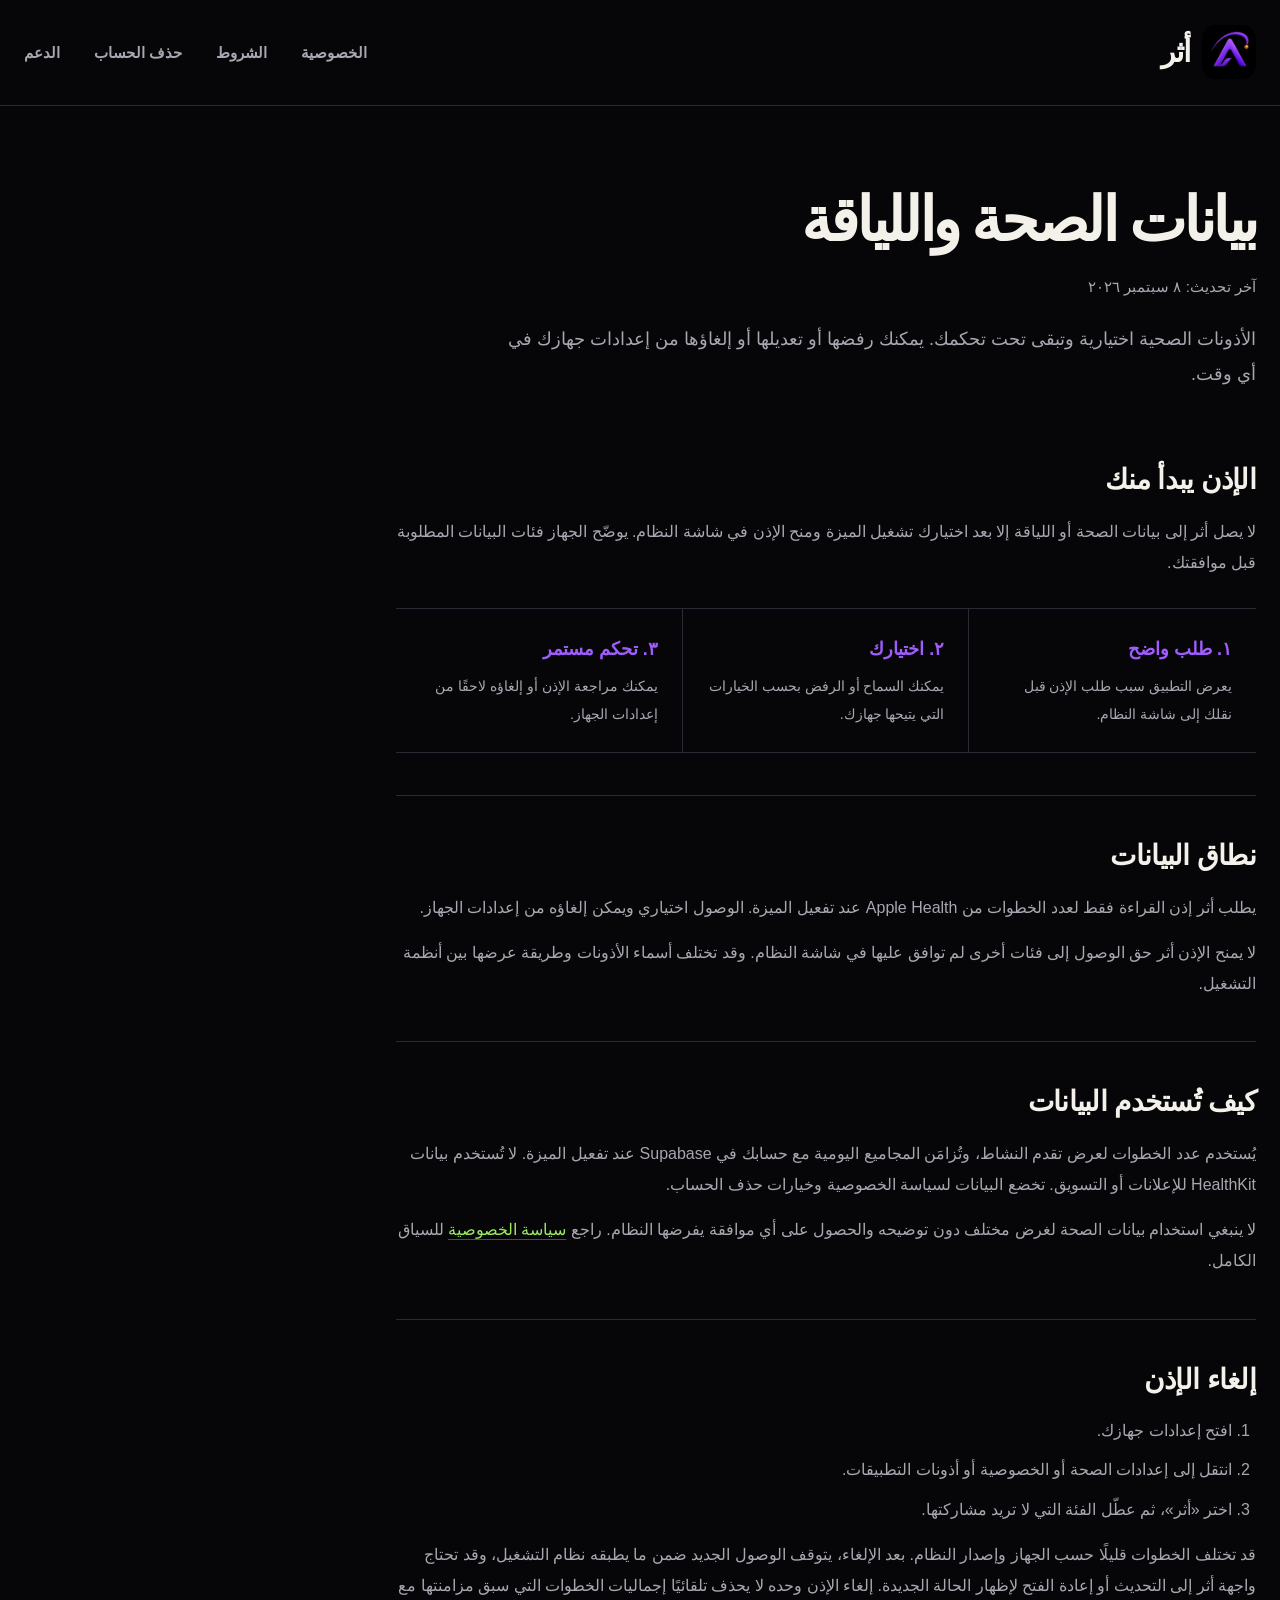
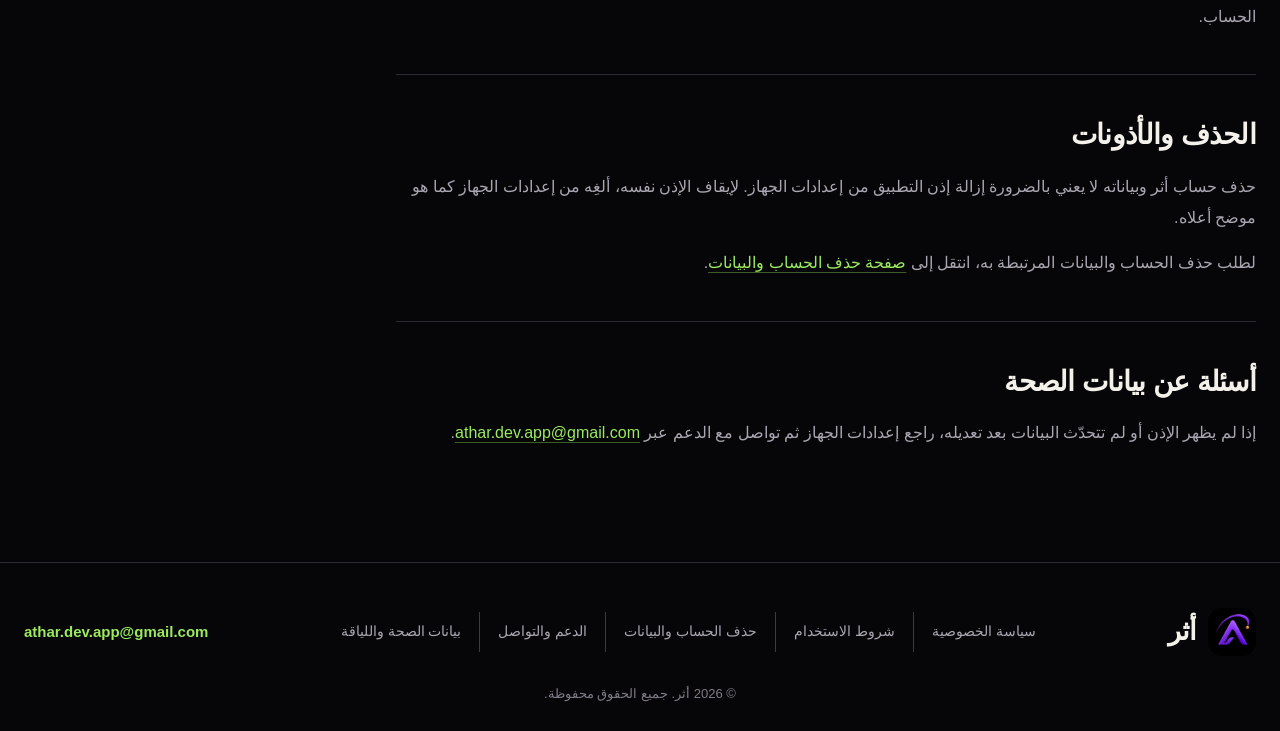
<file: guidelines.html>
<!doctype html>
<html lang="ar" dir="rtl">
  <head>
    <meta charset="utf-8" />
    <meta name="viewport" content="width=device-width, initial-scale=1" />
    <meta http-equiv="refresh" content="0; url=./health-data/" />
    <link rel="canonical" href="https://husm2018-sketch.github.io/athar-website/health-data/" />
    <link rel="stylesheet" href="./styles.css" />
    <title>بيانات الصحة واللياقة | أثر</title>
  </head>
  <body>
    <main class="redirect-page">
      <section class="redirect-card">
        <h1>تم نقل صفحة الصحة واللياقة</h1>
        <p>سيتم تحويلك إلى المسار الجديد.</p>
        <a class="button" href="./health-data/">فتح الصفحة</a>
      </section>
    </main>
  </body>
</html>
</file>
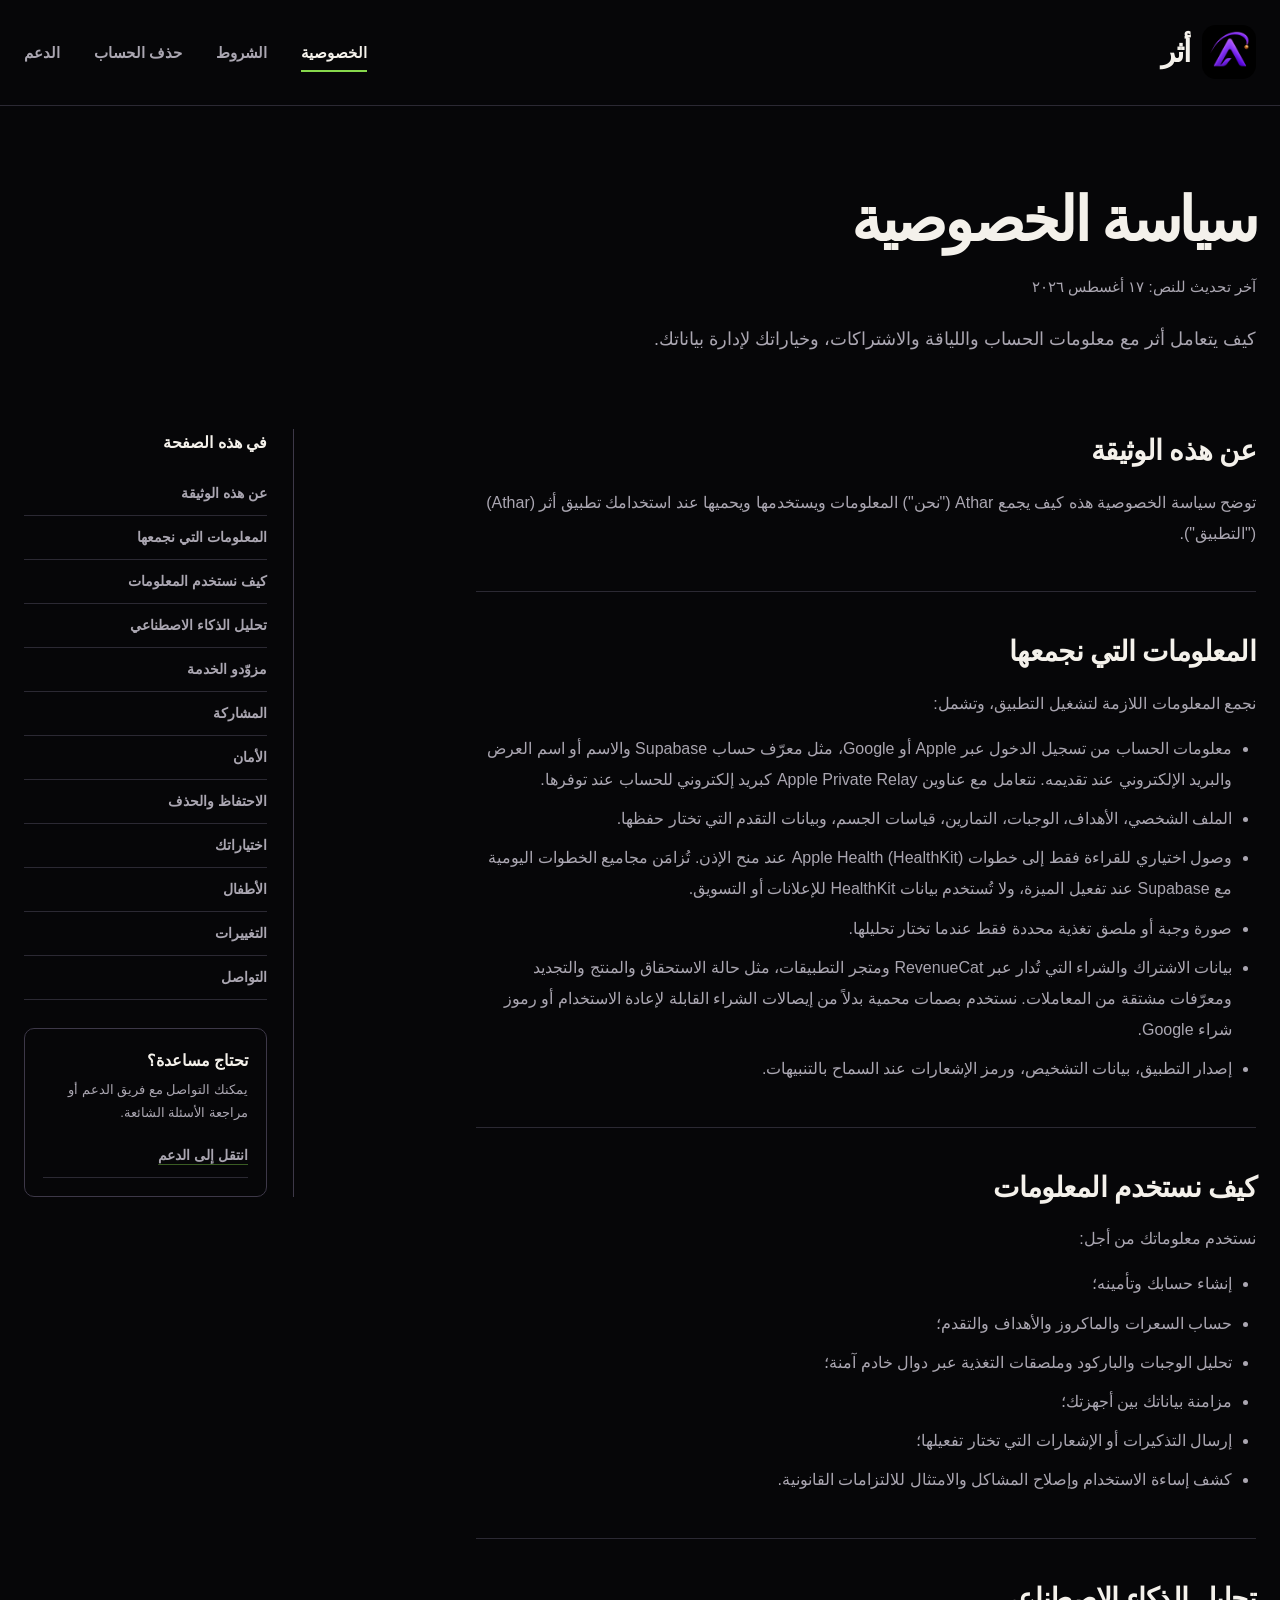
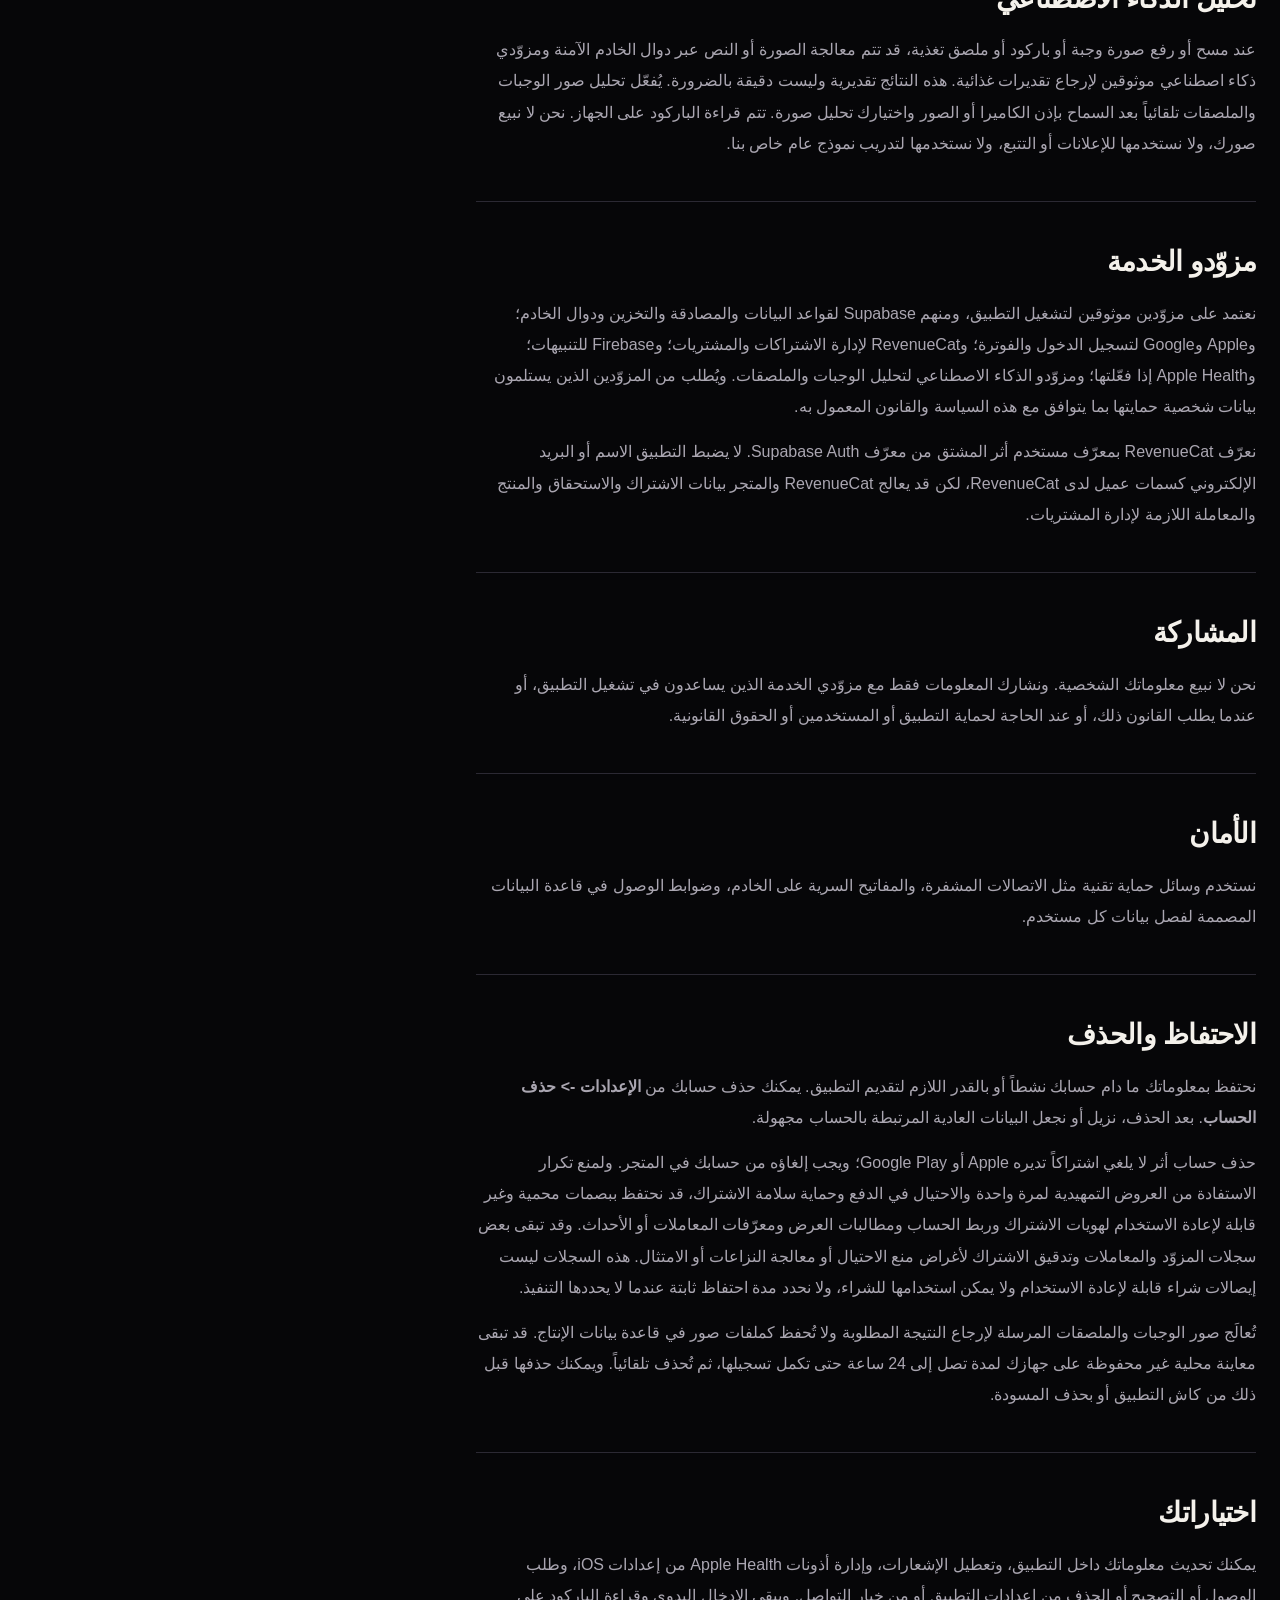
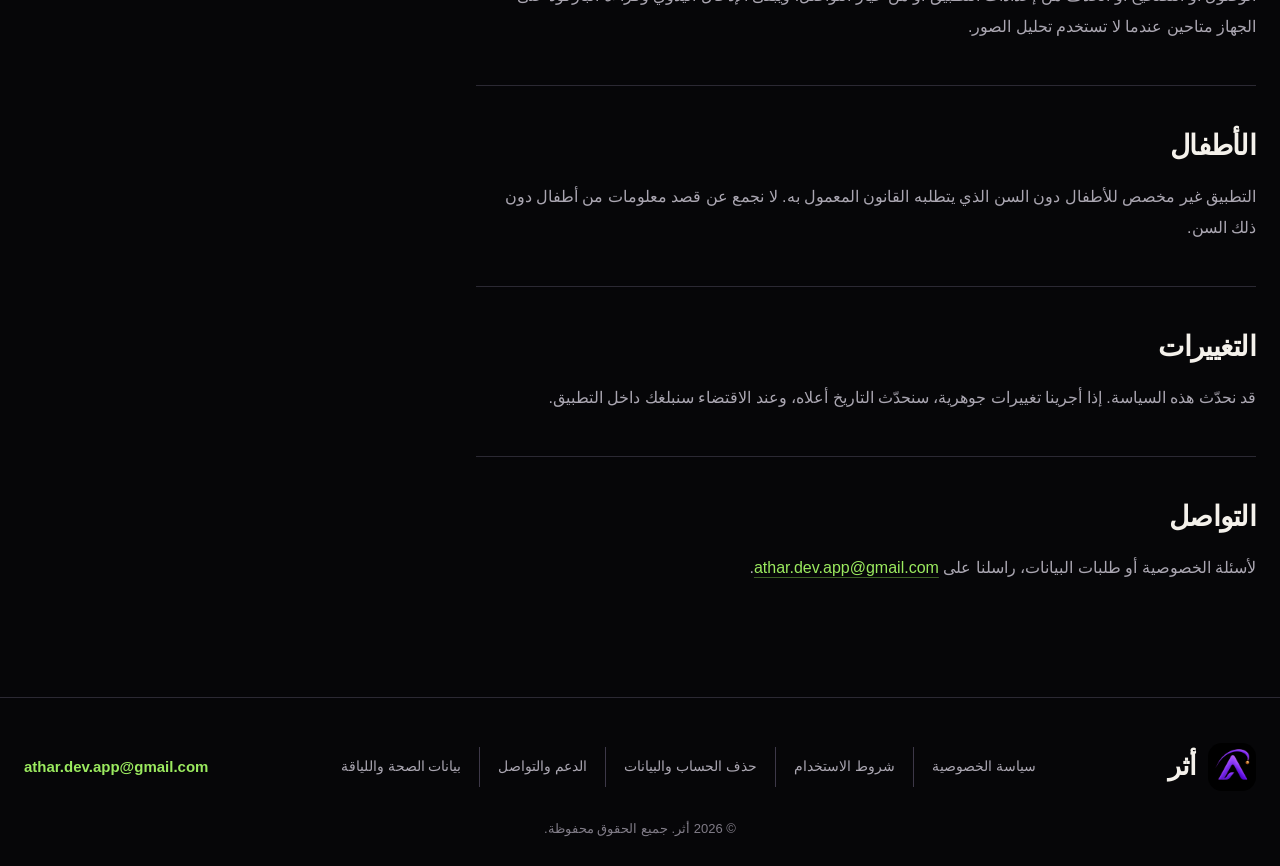
<file: privacy.html>
<!doctype html>
<html lang="ar" dir="rtl">
  <head>
    <meta charset="utf-8" />
    <meta name="viewport" content="width=device-width, initial-scale=1" />
    <meta http-equiv="refresh" content="0; url=./privacy-policy/" />
    <link rel="canonical" href="https://husm2018-sketch.github.io/athar-website/privacy-policy/" />
    <link rel="stylesheet" href="./styles.css" />
    <title>سياسة الخصوصية | أثر</title>
  </head>
  <body>
    <main class="redirect-page">
      <section class="redirect-card">
        <h1>تم نقل سياسة الخصوصية</h1>
        <p>سيتم تحويلك إلى المسار الجديد.</p>
        <a class="button" href="./privacy-policy/">فتح سياسة الخصوصية</a>
      </section>
    </main>
  </body>
</html>
</file>
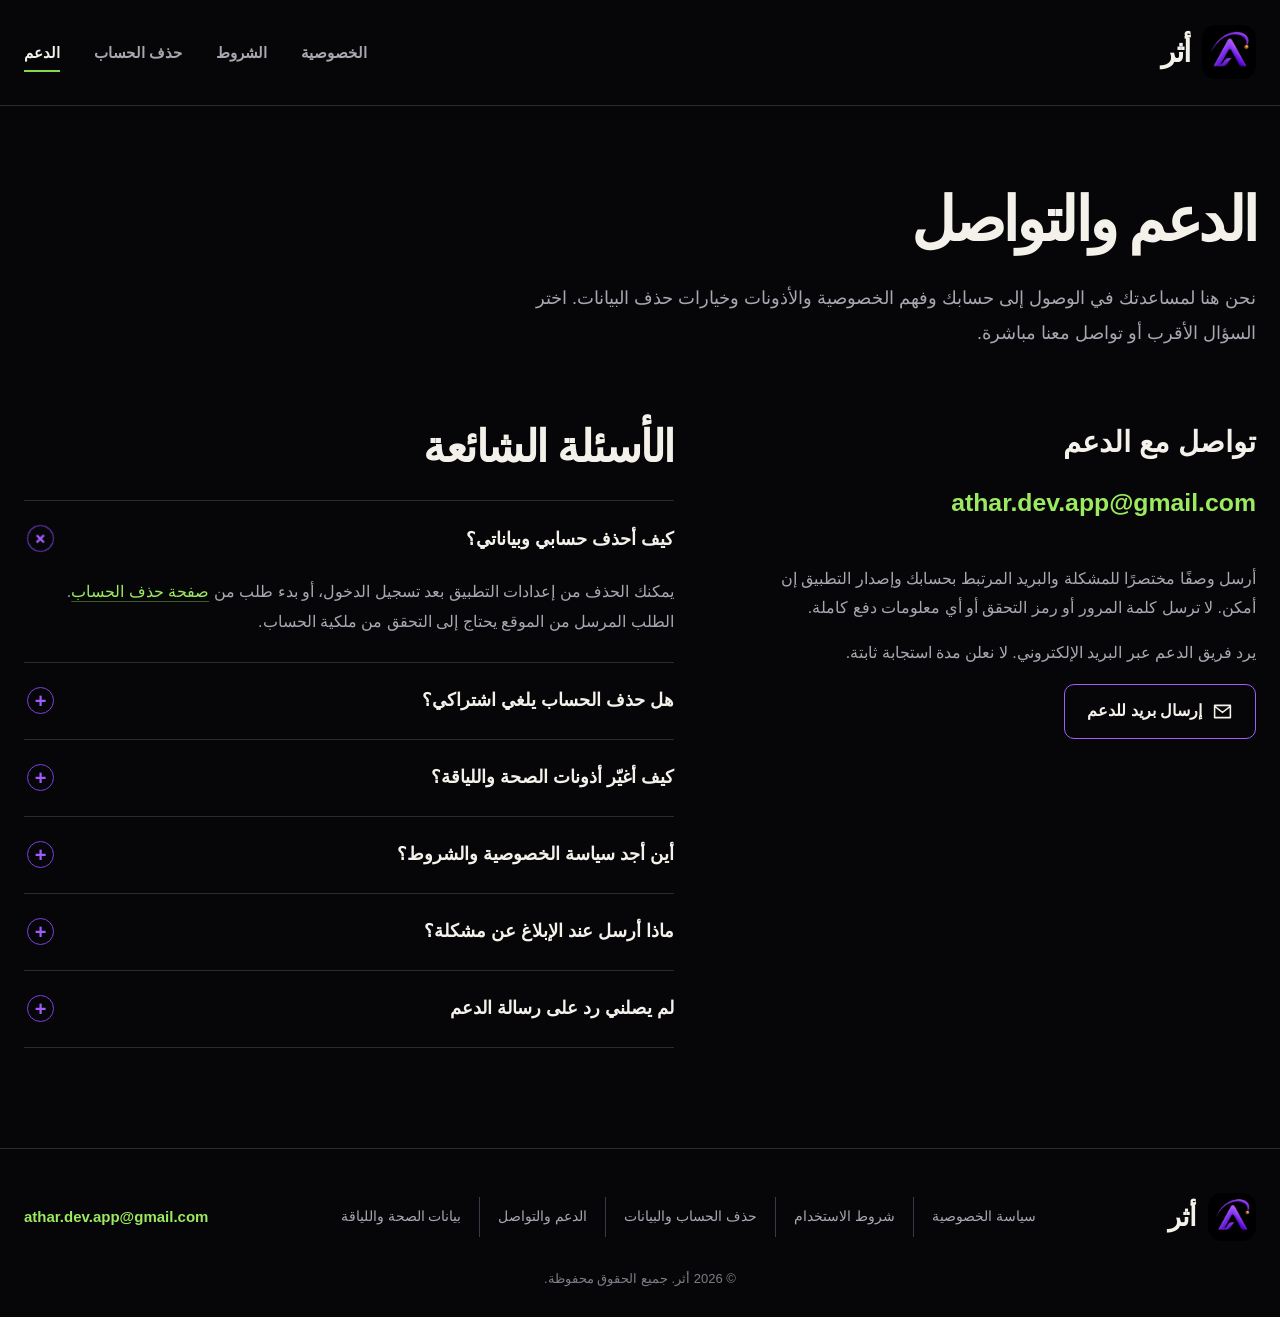
<file: support.html>
<!doctype html>
<html lang="ar" dir="rtl">
  <head>
    <meta charset="utf-8" />
    <meta name="viewport" content="width=device-width, initial-scale=1" />
    <meta http-equiv="refresh" content="0; url=./support/" />
    <link rel="canonical" href="https://husm2018-sketch.github.io/athar-website/support/" />
    <link rel="stylesheet" href="./styles.css" />
    <title>الدعم والتواصل | أثر</title>
  </head>
  <body>
    <main class="redirect-page">
      <section class="redirect-card">
        <h1>تم نقل صفحة الدعم</h1>
        <p>سيتم تحويلك إلى المسار الجديد.</p>
        <a class="button" href="./support/">فتح صفحة الدعم</a>
      </section>
    </main>
  </body>
</html>
</file>
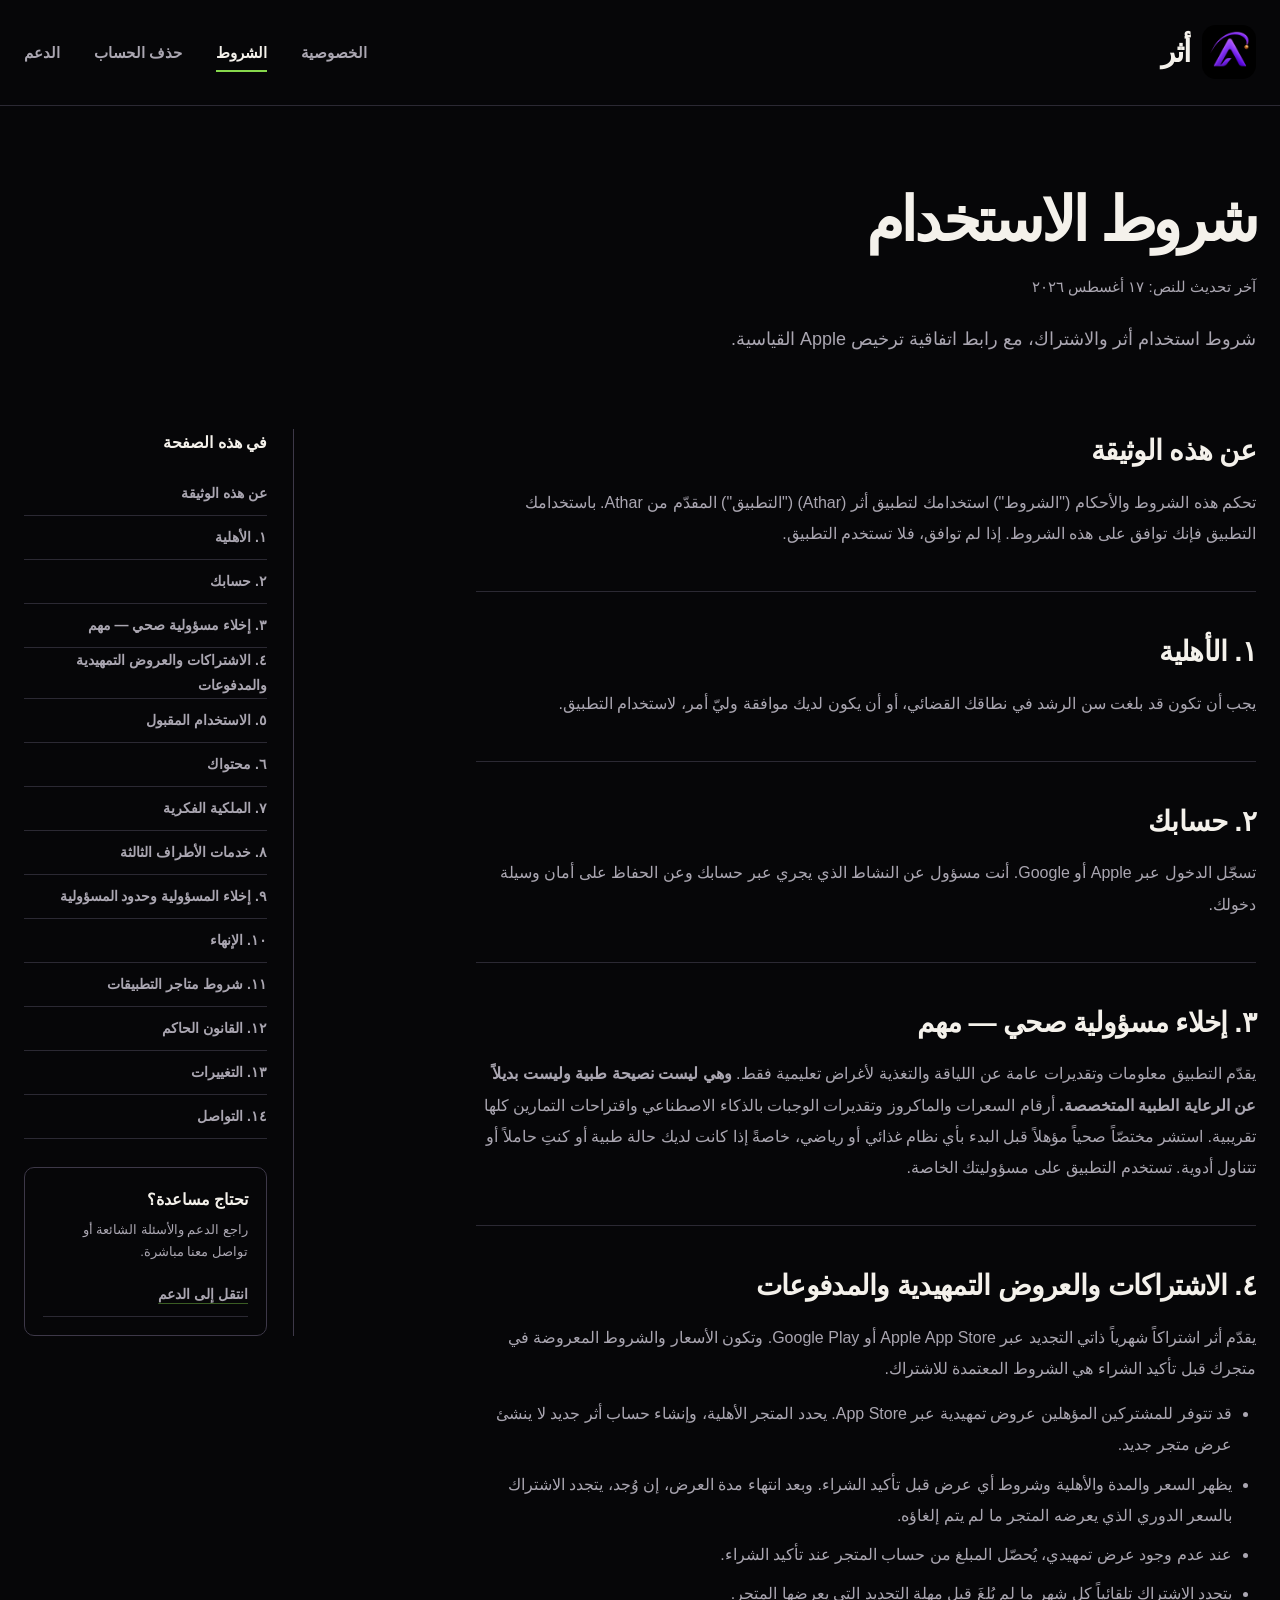
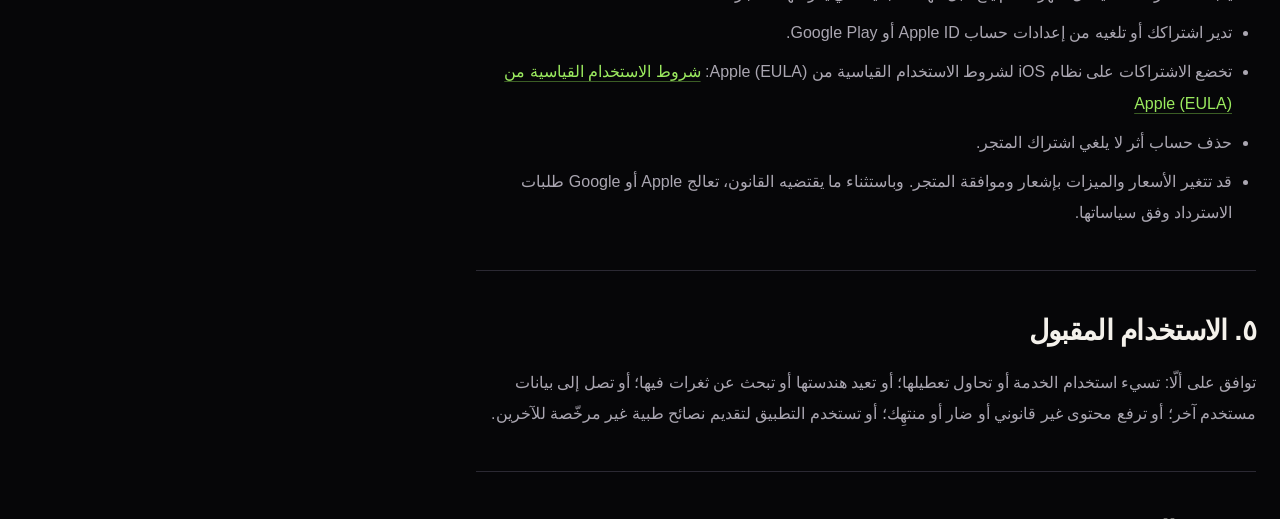
<file: terms.html>
<!doctype html>
<html lang="ar" dir="rtl">
  <head>
    <meta charset="utf-8" />
    <meta name="viewport" content="width=device-width, initial-scale=1" />
    <meta http-equiv="refresh" content="0; url=./terms-of-service/" />
    <link rel="canonical" href="https://husm2018-sketch.github.io/athar-website/terms-of-service/" />
    <link rel="stylesheet" href="./styles.css" />
    <title>شروط الاستخدام | أثر</title>
  </head>
  <body>
    <main class="redirect-page">
      <section class="redirect-card">
        <h1>تم نقل شروط الاستخدام</h1>
        <p>سيتم تحويلك إلى المسار الجديد.</p>
        <a class="button" href="./terms-of-service/">فتح شروط الاستخدام</a>
      </section>
    </main>
  </body>
</html>
</file>
<file: styles.css>
:root {
  color-scheme: dark;
  --bg: #060608;
  --bg-soft: #0a0a0e;
  --surface: #111117;
  --surface-raised: #171720;
  --text: #f4f1eb;
  --muted: #aaa6b1;
  --subtle: #807c87;
  --border: #2b2933;
  --border-strong: #3d3848;
  --violet: #a15cff;
  --violet-deep: #7f3fe0;
  --green: #86d74c;
  --green-bright: #9bea5f;
  --danger: #f17683;
  --danger-soft: #261417;
  --focus: #b98cff;
  --shell: 1240px;
  --article: 780px;
  --radius-sm: 10px;
  --radius-md: 16px;
  --radius-lg: 22px;
  --shadow-focus: 0 0 0 4px rgb(161 92 255 / 18%);
  --font-ar: -apple-system, BlinkMacSystemFont, "SF Arabic", "Noto Sans Arabic",
    "Segoe UI", Tahoma, Arial, sans-serif;
}

*,
*::before,
*::after {
  box-sizing: border-box;
}

html {
  scroll-behavior: smooth;
  scroll-padding-top: 108px;
}

body {
  margin: 0;
  min-width: 320px;
  background: var(--bg);
  color: var(--text);
  font-family: var(--font-ar);
  font-size: 16px;
  line-height: 1.8;
  text-align: start;
  text-rendering: optimizeLegibility;
  -webkit-font-smoothing: antialiased;
}

body.menu-open {
  overflow: hidden;
}

img,
svg {
  display: block;
}

button,
input,
textarea {
  font: inherit;
}

button,
a {
  -webkit-tap-highlight-color: transparent;
}

a {
  color: inherit;
  text-decoration: none;
}

a:hover {
  color: var(--green-bright);
}

:focus-visible {
  outline: 2px solid var(--focus);
  outline-offset: 4px;
}

::selection {
  background: rgb(161 92 255 / 35%);
  color: var(--text);
}

.container {
  width: min(calc(100% - 48px), var(--shell));
  margin-inline: auto;
}

.skip-link {
  position: fixed;
  inset-block-start: 12px;
  inset-inline-start: 12px;
  z-index: 100;
  transform: translateY(-160%);
  border-radius: var(--radius-sm);
  background: var(--text);
  color: var(--bg);
  padding: 10px 16px;
  font-weight: 800;
}

.skip-link:focus {
  transform: translateY(0);
}

.site-header {
  position: relative;
  z-index: 20;
  border-block-end: 1px solid transparent;
  background: var(--bg);
}

.nav-shell {
  min-height: 104px;
  display: flex;
  align-items: center;
  justify-content: space-between;
  gap: 36px;
}

.brand {
  display: inline-flex;
  align-items: center;
  gap: 12px;
  flex: none;
  color: var(--text);
}

.brand:hover {
  color: var(--text);
}

.brand-logo {
  width: 54px;
  height: 54px;
  border-radius: 14px;
  object-fit: cover;
}

.brand-name {
  font-size: 30px;
  font-weight: 800;
  letter-spacing: -0.04em;
}

.site-nav {
  display: flex;
  align-items: center;
  gap: 34px;
  margin-inline-start: auto;
}

.site-nav a {
  position: relative;
  min-height: 44px;
  display: inline-flex;
  align-items: center;
  color: var(--muted);
  font-size: 15px;
  font-weight: 700;
  white-space: nowrap;
}

.site-nav a::after {
  content: "";
  position: absolute;
  inset-inline: 0;
  inset-block-end: 2px;
  height: 2px;
  transform: scaleX(0);
  transform-origin: center;
  background: var(--green);
  transition: transform 150ms ease;
}

.site-nav a:hover,
.site-nav a[aria-current="page"] {
  color: var(--text);
}

.site-nav a:hover::after,
.site-nav a[aria-current="page"]::after {
  transform: scaleX(1);
}

.menu-button {
  display: none;
  width: 48px;
  height: 48px;
  align-items: center;
  justify-content: center;
  border: 1px solid var(--border);
  border-radius: var(--radius-sm);
  background: transparent;
  color: var(--violet);
  cursor: pointer;
}

.menu-button svg {
  width: 25px;
  height: 25px;
}

.hero {
  min-height: 520px;
  display: grid;
  grid-template-columns: minmax(0, 1fr) minmax(0, 0.95fr);
  align-items: center;
  gap: clamp(56px, 8vw, 120px);
  padding-block: 72px 84px;
}

.hero-copy {
  max-width: 610px;
}

.hero h1,
.page-title {
  margin: 0;
  color: var(--text);
  font-size: clamp(3rem, 5.4vw, 5.15rem);
  line-height: 1.25;
  letter-spacing: -0.055em;
  text-wrap: balance;
}

.hero-lead {
  max-width: 620px;
  margin: 24px 0 0;
  color: var(--muted);
  font-size: clamp(1.18rem, 2vw, 1.45rem);
  line-height: 1.85;
}

.text-action {
  width: fit-content;
  min-height: 48px;
  display: inline-flex;
  align-items: center;
  gap: 11px;
  margin-block-start: 28px;
  color: var(--green-bright);
  font-size: 18px;
  font-weight: 800;
}

.text-action:hover {
  color: var(--text);
}

.text-action svg,
.route-arrow {
  width: 21px;
  height: 21px;
}

.route-index {
  margin: 0;
  padding: 0;
  list-style: none;
  border-block-start: 1px solid var(--border);
}

.route-index li {
  border-block-end: 1px solid var(--border);
}

.route-link {
  min-height: 78px;
  display: grid;
  grid-template-columns: 48px minmax(0, 1fr) 28px;
  align-items: center;
  gap: 18px;
  color: var(--text);
}

.route-link:hover {
  color: var(--text);
}

.route-icon {
  width: 38px;
  height: 38px;
  display: grid;
  place-items: center;
  color: var(--violet);
}

.route-icon svg {
  width: 30px;
  height: 30px;
}

.route-label {
  font-size: 18px;
  font-weight: 750;
}

.route-arrow {
  color: var(--violet);
  transition: transform 150ms ease, color 150ms ease;
}

.route-link:hover .route-arrow {
  color: var(--green-bright);
  transform: translateX(-4px);
}

.value-band {
  border-block: 1px solid var(--border);
  background: var(--surface-raised);
  padding-block: 52px 58px;
}

.section-title {
  margin: 0 0 38px;
  color: var(--text);
  font-size: clamp(2rem, 3.4vw, 2.75rem);
  line-height: 1.4;
  letter-spacing: -0.035em;
  text-align: center;
}

.value-list {
  display: grid;
  grid-template-columns: repeat(3, minmax(0, 1fr));
  margin: 0;
}

.value-item {
  min-width: 0;
  display: grid;
  grid-template-columns: 58px minmax(0, 1fr);
  gap: 18px;
  padding-inline: 34px;
}

.value-item + .value-item {
  border-inline-start: 1px solid var(--border-strong);
}

.value-icon {
  width: 54px;
  height: 54px;
  display: grid;
  place-items: center;
  border: 1px solid var(--violet-deep);
  border-radius: 50%;
  color: var(--violet);
}

.value-icon svg {
  width: 25px;
  height: 25px;
}

.value-item h2 {
  margin: 0 0 5px;
  font-size: 20px;
  line-height: 1.5;
}

.value-item p {
  margin: 0;
  color: var(--muted);
  font-size: 15px;
  line-height: 1.75;
}

.page-main {
  border-block-start: 1px solid var(--border);
}

.page-hero {
  padding-block: 76px 54px;
}

.page-hero-inner {
  max-width: 880px;
}

.page-title {
  font-size: clamp(2.65rem, 4.8vw, 4.6rem);
}

.updated {
  margin: 14px 0 0;
  color: var(--muted);
  font-size: 15px;
}

.page-lead {
  max-width: 760px;
  margin: 22px 0 0;
  color: var(--muted);
  font-size: 18px;
  line-height: 1.95;
}

.editable-token {
  display: inline;
  color: var(--green-bright);
  font-weight: 750;
}

.legal-layout {
  display: grid;
  grid-template-columns: minmax(0, 1fr) 270px;
  gap: clamp(58px, 8vw, 112px);
  align-items: start;
  padding-block: 18px 100px;
}

.legal-article {
  grid-column: 1;
  min-width: 0;
  max-width: var(--article);
}

.legal-article section {
  scroll-margin-top: 120px;
}

.legal-article section + section {
  margin-block-start: 42px;
  padding-block-start: 38px;
  border-block-start: 1px solid var(--border);
}

.legal-article h2,
.content-section h2 {
  margin: 0 0 14px;
  color: var(--text);
  font-size: clamp(1.55rem, 2.2vw, 2rem);
  line-height: 1.55;
  letter-spacing: -0.025em;
}

.legal-article h3,
.content-section h3 {
  margin: 28px 0 8px;
  color: var(--text);
  font-size: 19px;
}

.legal-article p,
.legal-article li,
.content-section p,
.content-section li {
  color: var(--muted);
  line-height: 1.95;
}

.legal-article p,
.content-section p {
  margin: 0 0 14px;
}

.legal-article ul,
.legal-article ol,
.content-section ul,
.content-section ol {
  margin: 14px 0;
  padding-inline-start: 24px;
}

.legal-article li + li,
.content-section li + li {
  margin-block-start: 8px;
}

.inline-link {
  color: var(--green-bright);
  text-decoration: underline;
  text-decoration-color: rgb(134 215 76 / 42%);
  text-underline-offset: 4px;
}

.toc {
  grid-column: 2;
  position: sticky;
  inset-block-start: 28px;
  padding-inline-start: 26px;
  border-inline-start: 1px solid var(--border-strong);
}

.toc-title {
  margin: 0 0 14px;
  color: var(--text);
  font-size: 16px;
  font-weight: 800;
}

.toc nav {
  display: grid;
}

.toc a {
  min-height: 44px;
  display: flex;
  align-items: center;
  border-block-end: 1px solid var(--border);
  color: var(--muted);
  font-size: 14px;
  font-weight: 650;
}

.toc a:hover {
  color: var(--green-bright);
}

.toc-support {
  margin-block-start: 28px;
  padding: 18px;
  border: 1px solid var(--border-strong);
  border-radius: var(--radius-sm);
}

.toc-support strong {
  display: block;
  margin-block-end: 4px;
}

.toc-support p {
  margin: 0 0 10px;
  color: var(--muted);
  font-size: 13px;
  line-height: 1.7;
}

.notice {
  display: grid;
  grid-template-columns: 36px minmax(0, 1fr);
  align-items: start;
  gap: 14px;
  margin-block: 28px;
  padding: 20px;
  border: 1px solid var(--violet-deep);
  border-radius: var(--radius-sm);
  background: var(--surface);
}

.notice--danger {
  border-color: rgb(241 118 131 / 55%);
  background: var(--danger-soft);
}

.notice-icon {
  width: 34px;
  height: 34px;
  display: grid;
  place-items: center;
  color: var(--violet);
}

.notice--danger .notice-icon {
  color: var(--danger);
}

.notice-icon svg {
  width: 28px;
  height: 28px;
}

.notice p {
  margin: 0;
  color: var(--text);
}

.delete-layout {
  display: grid;
  grid-template-columns: minmax(0, 0.95fr) minmax(0, 1.05fr);
  gap: clamp(56px, 8vw, 96px);
  align-items: start;
  padding-block: 12px 100px;
}

.delete-info {
  grid-column: 1;
}

.delete-form-wrap {
  grid-column: 2;
  grid-row: 1;
}

.process-list {
  margin: 36px 0 0;
  padding: 0;
  list-style: none;
}

.process-item {
  display: grid;
  grid-template-columns: 48px minmax(0, 1fr);
  gap: 16px;
  padding-block: 20px;
  border-block-end: 1px solid var(--border);
}

.process-number {
  color: var(--violet);
  font-size: 18px;
  font-weight: 850;
}

.process-item h2 {
  margin: 0 0 3px;
  font-size: 19px;
}

.process-item p {
  margin: 0;
  color: var(--muted);
  font-size: 14px;
  line-height: 1.75;
}

.form-surface {
  padding: clamp(24px, 4vw, 42px);
  border: 1px solid var(--border-strong);
  border-radius: var(--radius-md);
  background: var(--surface);
}

.field + .field {
  margin-block-start: 24px;
}

.field-row {
  display: flex;
  align-items: baseline;
  justify-content: space-between;
  gap: 18px;
  margin-block-end: 9px;
}

label {
  color: var(--text);
  font-size: 16px;
  font-weight: 750;
}

.required {
  color: var(--danger);
}

.counter {
  color: var(--subtle);
  font-size: 13px;
  direction: ltr;
}

input,
textarea {
  width: 100%;
  border: 1px solid var(--border-strong);
  border-radius: var(--radius-sm);
  background: var(--bg-soft);
  color: var(--text);
  padding: 14px 16px;
  transition: border-color 150ms ease, box-shadow 150ms ease;
}

input {
  min-height: 54px;
}

textarea {
  min-height: 142px;
  resize: vertical;
}

input::placeholder,
textarea::placeholder {
  color: var(--subtle);
}

input:focus,
textarea:focus {
  border-color: var(--violet);
  box-shadow: var(--shadow-focus);
  outline: none;
}

.form-help {
  margin: 12px 0 0;
  color: var(--muted);
  font-size: 13px;
  line-height: 1.75;
}

.button {
  min-height: 54px;
  display: inline-flex;
  align-items: center;
  justify-content: center;
  gap: 10px;
  border: 1px solid var(--violet);
  border-radius: var(--radius-sm);
  padding: 12px 22px;
  background: transparent;
  color: var(--text);
  font-size: 16px;
  font-weight: 800;
  cursor: pointer;
  transition: background-color 150ms ease, border-color 150ms ease,
    color 150ms ease;
}

.button:hover {
  border-color: var(--green);
  background: rgb(134 215 76 / 8%);
  color: var(--green-bright);
}

.button svg {
  width: 21px;
  height: 21px;
}

.button--block {
  width: 100%;
  margin-block-start: 28px;
}

.form-divider {
  display: flex;
  align-items: center;
  gap: 14px;
  margin-block: 24px;
  color: var(--subtle);
  font-size: 13px;
}

.form-divider::before,
.form-divider::after {
  content: "";
  flex: 1;
  height: 1px;
  background: var(--border);
}

.secondary-action {
  min-height: 48px;
  display: flex;
  align-items: center;
  justify-content: center;
  gap: 10px;
  color: var(--green-bright);
  font-weight: 750;
}

.form-status {
  margin-block-start: 18px;
  padding: 18px;
  border: 1px solid var(--violet);
  border-radius: var(--radius-sm);
  color: var(--text);
}

.form-status[hidden] {
  display: none;
}

.form-status strong {
  display: block;
  margin-block-end: 4px;
}

.form-status p {
  margin: 0;
  color: var(--muted);
  font-size: 14px;
}

.support-grid,
.health-grid {
  display: grid;
  grid-template-columns: minmax(0, 0.85fr) minmax(0, 1.15fr);
  gap: clamp(56px, 8vw, 110px);
  align-items: start;
  padding-block: 12px 100px;
}

.support-contact {
  position: sticky;
  inset-block-start: 28px;
}

.support-email {
  display: inline-block;
  margin-block: 12px 24px;
  color: var(--green-bright);
  font-size: clamp(1.2rem, 2vw, 1.55rem);
  font-weight: 800;
  direction: ltr;
}

.support-note {
  color: var(--muted);
}

.faq-list {
  border-block-start: 1px solid var(--border);
}

.faq-item {
  border-block-end: 1px solid var(--border);
}

.faq-item summary {
  min-height: 76px;
  display: grid;
  grid-template-columns: minmax(0, 1fr) 30px;
  align-items: center;
  gap: 20px;
  color: var(--text);
  font-size: 18px;
  font-weight: 800;
  cursor: pointer;
  list-style: none;
}

.faq-item summary::-webkit-details-marker {
  display: none;
}

.faq-toggle {
  width: 27px;
  height: 27px;
  display: grid;
  place-items: center;
  border: 1px solid var(--violet-deep);
  border-radius: 50%;
  color: var(--violet);
  font-size: 20px;
  line-height: 1;
}

.faq-item[open] .faq-toggle {
  transform: rotate(45deg);
}

.faq-answer {
  max-width: 680px;
  padding: 0 0 24px;
  color: var(--muted);
  line-height: 1.9;
}

.faq-answer p {
  margin: 0;
}

.content-stack {
  padding-block: 12px 100px;
}

.content-section {
  max-width: 860px;
}

.content-section + .content-section {
  margin-block-start: 42px;
  padding-block-start: 38px;
  border-block-start: 1px solid var(--border);
}

.permission-steps {
  display: grid;
  grid-template-columns: repeat(3, minmax(0, 1fr));
  margin-block-start: 30px;
  border-block: 1px solid var(--border);
}

.permission-step {
  padding: 24px;
}

.permission-step + .permission-step {
  border-inline-start: 1px solid var(--border);
}

.permission-step strong {
  display: block;
  margin-block-end: 8px;
  color: var(--violet);
  font-size: 18px;
}

.permission-step p {
  margin: 0;
  font-size: 14px;
}

.site-footer {
  border-block-start: 1px solid var(--border);
  padding-block: 44px 26px;
}

.footer-top {
  display: grid;
  grid-template-columns: auto minmax(0, 1fr) auto;
  align-items: center;
  gap: 42px;
}

.footer-brand .brand-logo {
  width: 48px;
  height: 48px;
}

.footer-brand .brand-name {
  font-size: 27px;
}

.footer-links {
  display: flex;
  flex-wrap: wrap;
  justify-content: center;
  gap: 8px 0;
}

.footer-links a {
  min-height: 40px;
  display: inline-flex;
  align-items: center;
  padding-inline: 18px;
  color: var(--muted);
  font-size: 14px;
}

.footer-links a + a {
  border-inline-start: 1px solid var(--border-strong);
}

.footer-email {
  color: var(--green-bright);
  font-size: 15px;
  font-weight: 750;
  direction: ltr;
}

.footer-bottom {
  margin-block-start: 26px;
  color: var(--subtle);
  font-size: 13px;
  text-align: center;
}

.redirect-page {
  min-height: 100svh;
  display: grid;
  place-items: center;
  padding: 24px;
}

.redirect-card {
  width: min(100%, 520px);
  padding: 32px;
  border: 1px solid var(--border);
  border-radius: var(--radius-md);
  background: var(--surface);
  text-align: center;
}

.redirect-card h1 {
  margin: 0 0 10px;
  font-size: 28px;
}

.redirect-card p {
  margin: 0 0 18px;
  color: var(--muted);
}

@media (max-width: 980px) {
  .nav-shell {
    min-height: 88px;
    flex-wrap: wrap;
  }

  html.js .nav-shell {
    flex-wrap: nowrap;
  }

  html.js .menu-button {
    display: inline-flex;
  }

  .site-nav {
    order: 3;
    width: 100%;
    display: grid;
    gap: 0;
    margin-inline-start: 0;
    padding: 0 0 20px;
    background: var(--bg);
  }

  html.js .site-nav {
    position: absolute;
    inset: 88px 0 auto;
    display: none;
    min-height: calc(100svh - 88px);
    align-content: start;
    padding: 20px 24px 40px;
    border-block-start: 1px solid var(--border);
  }

  html.js .site-nav[data-open="true"] {
    display: grid;
  }

  .site-nav a {
    min-height: 62px;
    border-block-end: 1px solid var(--border);
    font-size: 17px;
  }

  .site-nav a::after {
    inset-inline-end: auto;
    width: 44px;
  }

  .hero {
    grid-template-columns: 1fr;
    gap: 54px;
    padding-block: 56px 68px;
  }

  .hero-copy {
    max-width: 760px;
  }

  .value-list {
    grid-template-columns: 1fr;
  }

  .value-item {
    padding: 24px 0;
  }

  .value-item + .value-item {
    border-inline-start: 0;
    border-block-start: 1px solid var(--border-strong);
  }

  .legal-layout {
    grid-template-columns: 1fr;
    gap: 36px;
  }

  .legal-article,
  .toc {
    grid-column: 1;
  }

  .toc {
    grid-row: 1;
    position: static;
    padding: 0 0 24px;
    border-inline-start: 0;
    border-block-end: 1px solid var(--border);
  }

  .toc nav {
    grid-template-columns: repeat(2, minmax(0, 1fr));
    gap: 0 24px;
  }

  .toc-support {
    display: none;
  }

  .delete-layout,
  .support-grid,
  .health-grid {
    grid-template-columns: 1fr;
    gap: 42px;
  }

  .delete-info,
  .delete-form-wrap {
    grid-column: 1;
  }

  .delete-info {
    grid-row: 1;
  }

  .delete-form-wrap {
    grid-row: 2;
  }

  .support-contact {
    position: static;
  }

  .footer-top {
    grid-template-columns: 1fr;
    justify-items: center;
    gap: 24px;
    text-align: center;
  }
}

@media (max-width: 640px) {
  html {
    scroll-padding-top: 92px;
  }

  .container {
    width: min(calc(100% - 32px), var(--shell));
  }

  .nav-shell {
    min-height: 80px;
  }

  .brand-logo {
    width: 48px;
    height: 48px;
    border-radius: 12px;
  }

  .brand-name {
    font-size: 27px;
  }

  html.js .site-nav {
    inset-block-start: 80px;
    min-height: calc(100svh - 80px);
    padding-inline: 16px;
  }

  .hero {
    min-height: auto;
    gap: 42px;
    padding-block: 52px 58px;
  }

  .hero h1 {
    font-size: clamp(2.55rem, 13vw, 3.55rem);
    line-height: 1.35;
  }

  .hero-lead {
    margin-block-start: 18px;
    font-size: 18px;
  }

  .text-action {
    margin-block-start: 22px;
    font-size: 17px;
  }

  .route-link {
    min-height: 82px;
    grid-template-columns: 42px minmax(0, 1fr) 24px;
    gap: 13px;
  }

  .route-icon {
    width: 34px;
    height: 34px;
  }

  .route-icon svg {
    width: 28px;
    height: 28px;
  }

  .route-label {
    font-size: 17px;
  }

  .value-band {
    padding-block: 42px 48px;
  }

  .section-title {
    margin-block-end: 24px;
    font-size: 2rem;
    text-align: start;
  }

  .value-item {
    grid-template-columns: 52px minmax(0, 1fr);
    padding-block: 22px;
  }

  .value-icon {
    width: 48px;
    height: 48px;
  }

  .page-hero {
    padding-block: 52px 42px;
  }

  .page-title {
    font-size: clamp(2.25rem, 11vw, 3.1rem);
    line-height: 1.38;
  }

  .page-lead {
    font-size: 16px;
  }

  .legal-layout,
  .delete-layout,
  .support-grid,
  .health-grid,
  .content-stack {
    padding-block-end: 72px;
  }

  .toc nav {
    grid-template-columns: 1fr;
  }

  .legal-article section + section,
  .content-section + .content-section {
    margin-block-start: 34px;
    padding-block-start: 30px;
  }

  .legal-article h2,
  .content-section h2 {
    font-size: 1.55rem;
  }

  .notice {
    padding: 16px;
  }

  .form-surface {
    padding: 22px 18px;
  }

  .permission-steps {
    grid-template-columns: 1fr;
  }

  .permission-step + .permission-step {
    border-inline-start: 0;
    border-block-start: 1px solid var(--border);
  }

  .faq-item summary {
    min-height: 72px;
    font-size: 16px;
  }

  .footer-links {
    display: grid;
    grid-template-columns: repeat(2, minmax(0, 1fr));
    width: 100%;
  }

  .footer-links a {
    justify-content: center;
    padding-inline: 8px;
    border: 0 !important;
  }
}

@media (prefers-reduced-motion: reduce) {
  html {
    scroll-behavior: auto;
  }

  *,
  *::before,
  *::after {
    scroll-behavior: auto !important;
    transition-duration: 0.01ms !important;
    animation-duration: 0.01ms !important;
    animation-iteration-count: 1 !important;
  }
}

@media print {
  :root {
    color-scheme: light;
  }

  body {
    background: #fff;
    color: #111;
  }

  .site-header,
  .site-footer,
  .toc,
  .skip-link {
    display: none !important;
  }

  .page-main {
    border: 0;
  }

  .page-hero,
  .legal-layout,
  .content-stack {
    padding: 0;
  }

  .legal-article,
  .content-section {
    max-width: none;
  }

  .legal-article p,
  .legal-article li,
  .content-section p,
  .content-section li,
  .updated,
  .page-lead {
    color: #333;
  }

  .legal-article section + section,
  .content-section + .content-section {
    border-color: #ddd;
  }

  .editable-token,
  .inline-link {
    color: #2e6a13;
  }
}
</file>
<file: coach-sharing/styles.css>
*{box-sizing:border-box}body{margin:0;background:#080a0b;color:#f2f0eb;font:16px -apple-system,BlinkMacSystemFont,Arial,sans-serif;line-height:1.7}main{max-width:480px;margin:6vh auto;padding:24px}h1{font-size:25px;font-weight:600}p{color:#b4b6b6}section{border:1px solid #282c2f;border-radius:22px;padding:20px;margin:20px 0}input[type=email],input[type=password],input[type=text]{width:100%;border-radius:12px;border:1px solid #30363a;background:#15191b;color:#fff;padding:14px;margin:8px 0 16px;font-size:16px;direction:ltr}button{width:100%;border:1px solid #383c40;border-radius:14px;background:#252b2e;color:#fff;padding:14px;font-size:16px;margin-top:12px;cursor:pointer}button:disabled{opacity:.45}label.option{display:flex;gap:12px;align-items:center;padding:10px 0}input[type=checkbox]{width:20px;height:20px;accent-color:#d9c18a}small{display:block;color:#a4a9aa}.notice{padding:12px;border-radius:12px;background:#1a2124}#status{min-height:30px;color:#dfc994}a{color:#dfc994}[hidden]{display:none!important}
button:focus-visible,a:focus-visible,input:focus-visible{outline:2px solid #dfc994;outline-offset:3px}h2{font-size:18px}#signedIn{overflow-wrap:anywhere}#signout{width:auto;padding:8px 18px}input:disabled{opacity:.5}@media(prefers-reduced-motion:no-preference){button{transition:background .18s ease}button:hover{background:#30383d}}
</file>
